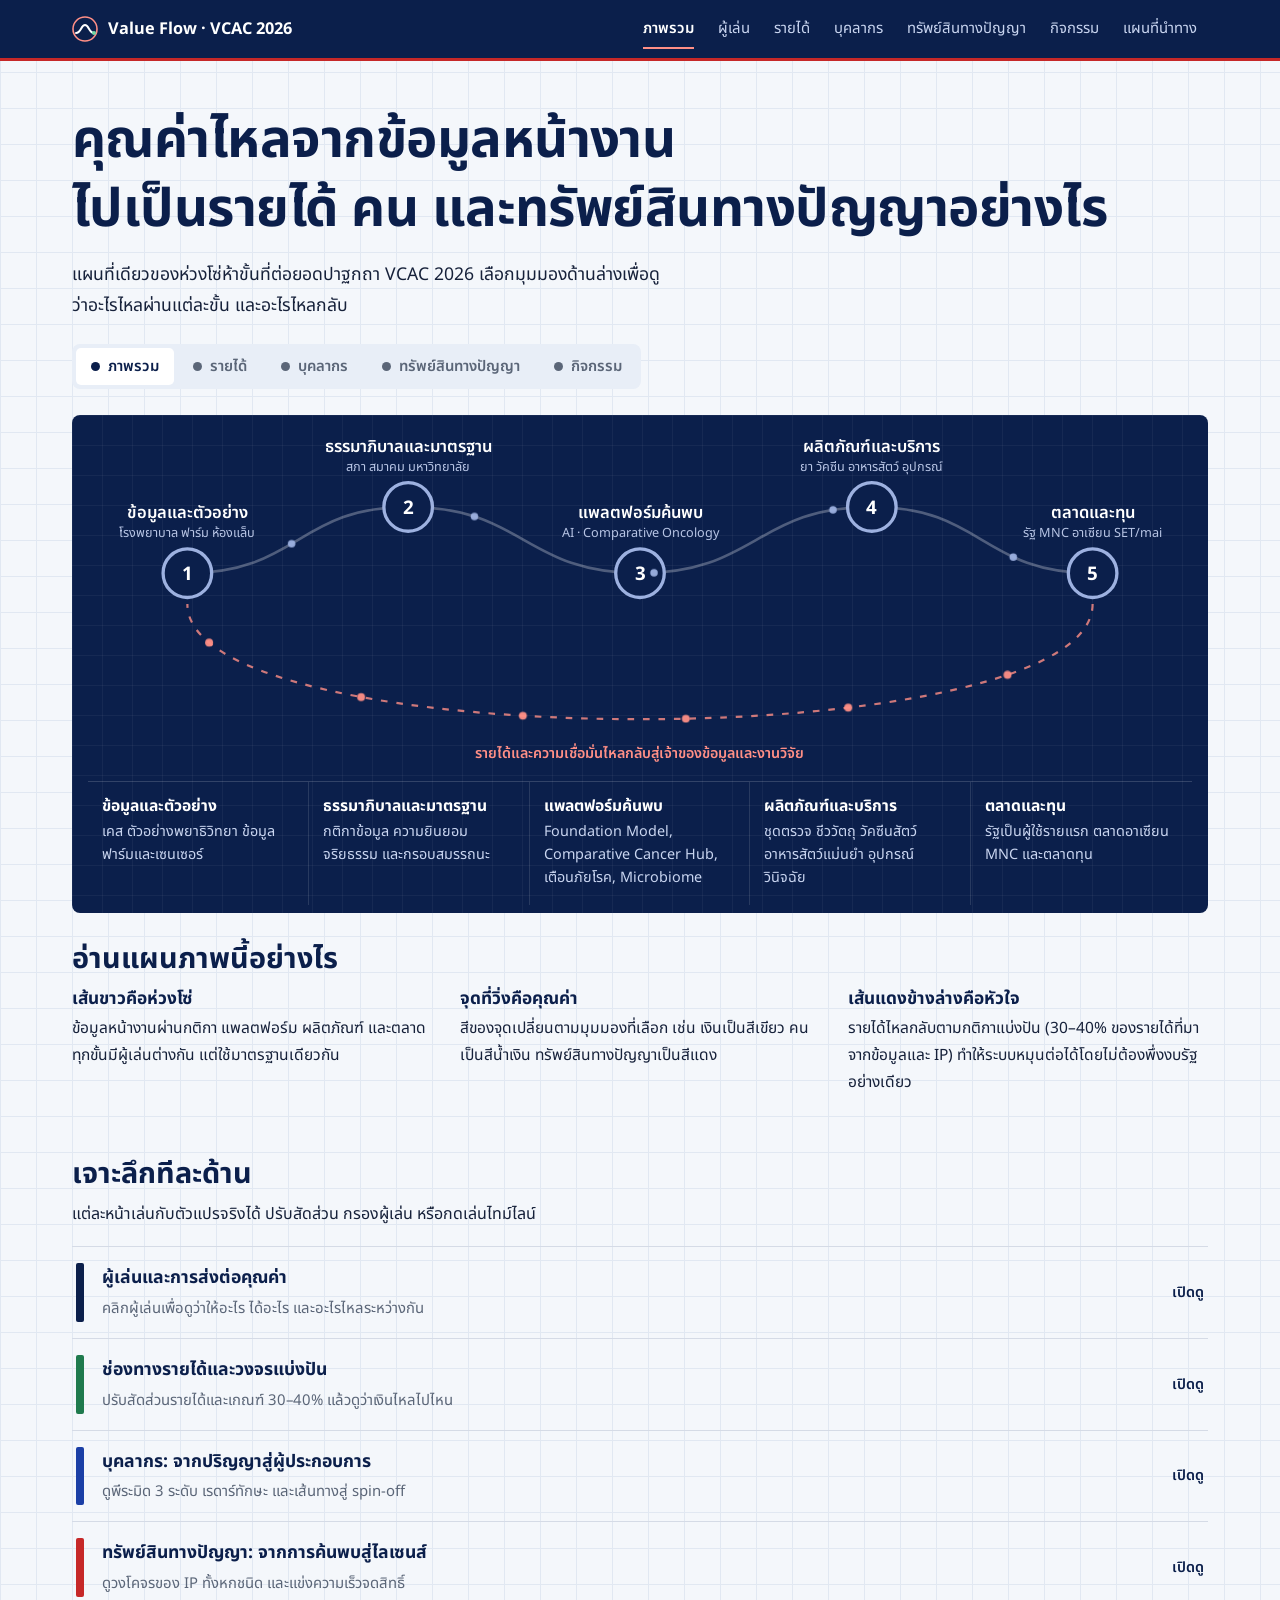
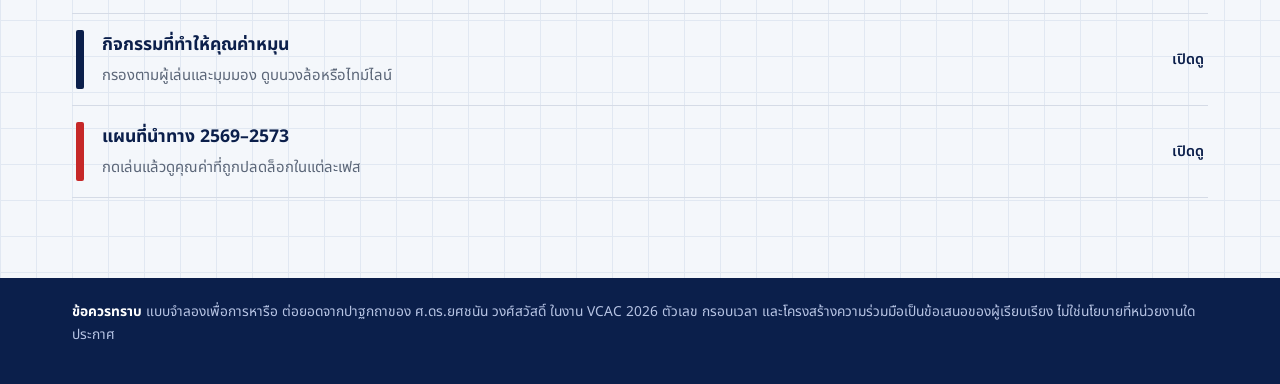
<file: index.html>
<!DOCTYPE html>
<html lang="th">
<head>
<meta charset="utf-8">
<meta name="viewport" content="width=device-width,initial-scale=1">
<meta name="description" content="แบบจำลองเชิงโต้ตอบของการส่งต่อคุณค่า ทั้งรายได้ บุคลากร ทรัพย์สินทางปัญญา และกิจกรรม ต่อยอดปาฐกถา VCAC 2026">
<title>ภาพรวมการไหลของคุณค่า</title>
<link rel="stylesheet" href="assets/css/tokens.css">
<link rel="stylesheet" href="assets/css/base.css">
<link rel="stylesheet" href="assets/css/home.css">
</head>
<body data-page="index">
<header id="site-header"></header>
<main>
  <section class="hero">
    <div class="wrap">
      <h1>คุณค่าไหลจากข้อมูลหน้างาน<br>ไปเป็นรายได้ คน และทรัพย์สินทางปัญญาอย่างไร</h1>
      <p class="lead">แผนที่เดียวของห่วงโซ่ห้าขั้นที่ต่อยอดปาฐกถา VCAC 2026 เลือกมุมมองด้านล่างเพื่อดูว่าอะไรไหลผ่านแต่ละขั้น และอะไรไหลกลับ</p>
      <div class="seg light" id="lens" role="group" aria-label="เลือกมุมมองของคุณค่า"></div>
    </div>
  </section>

  <section class="wrap">
    <div class="dark hero-panel" id="panel">
      <svg id="flow" viewBox="0 78 1000 312" role="img" aria-labelledby="flow-t flow-d">
        <title id="flow-t">แผนภาพการไหลของคุณค่าห้าขั้น</title>
        <desc id="flow-d">จากข้อมูลและตัวอย่าง ผ่านธรรมาภิบาล แพลตฟอร์มค้นพบ ผลิตภัณฑ์ ไปสู่ตลาดและทุน แล้วไหลกลับสู่ต้นทาง</desc>
      </svg>
      <div class="captions" id="captions" aria-live="polite"></div>
    </div>
  </section>

  <section class="section">
    <div class="wrap">
      <h2>อ่านแผนภาพนี้อย่างไร</h2>
      <div class="howto">
        <div><h3>เส้นขาวคือห่วงโซ่</h3><p>ข้อมูลหน้างานผ่านกติกา แพลตฟอร์ม ผลิตภัณฑ์ และตลาด ทุกขั้นมีผู้เล่นต่างกัน แต่ใช้มาตรฐานเดียวกัน</p></div>
        <div><h3>จุดที่วิ่งคือคุณค่า</h3><p>สีของจุดเปลี่ยนตามมุมมองที่เลือก เช่น เงินเป็นสีเขียว คนเป็นสีน้ำเงิน ทรัพย์สินทางปัญญาเป็นสีแดง</p></div>
        <div><h3>เส้นแดงข้างล่างคือหัวใจ</h3><p>รายได้ไหลกลับตามกติกาแบ่งปัน (30–40% ของรายได้ที่มาจากข้อมูลและ IP) ทำให้ระบบหมุนต่อได้โดยไม่ต้องพึ่งงบรัฐอย่างเดียว</p></div>
      </div>
    </div>
  </section>

  <section class="section">
    <div class="wrap">
      <h2>เจาะลึกทีละด้าน</h2>
      <p class="intro">แต่ละหน้าเล่นกับตัวแปรจริงได้ ปรับสัดส่วน กรองผู้เล่น หรือกดเล่นไทม์ไลน์</p>
      <nav class="navrows" id="rows" aria-label="หน้าเนื้อหา"></nav>
    </div>
  </section>
</main>
<footer id="site-footer"></footer>
<script src="assets/js/data.js"></script>
<script src="assets/js/core.js"></script>
<script src="assets/js/pages/index.js"></script>
</body>
</html>
</file>
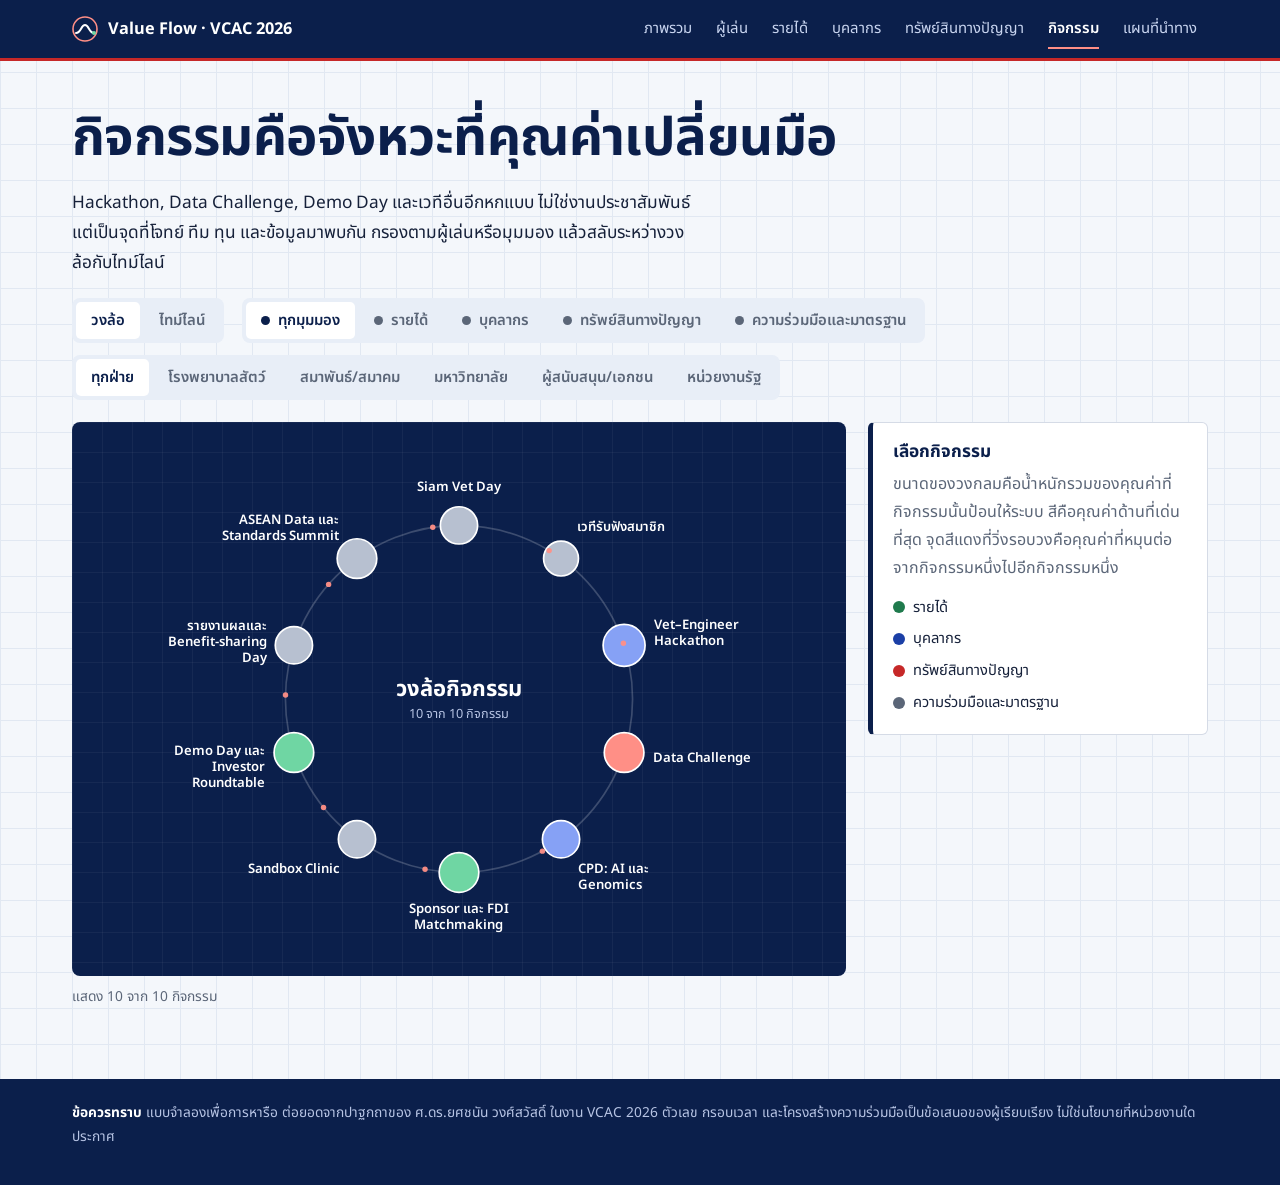
<file: events.html>
<!DOCTYPE html>
<html lang="th">
<head>
<meta charset="utf-8">
<meta name="viewport" content="width=device-width,initial-scale=1">
<meta name="description" content="สิบกิจกรรมที่ทำให้คุณค่าหมุน ดูบนวงล้อหรือไทม์ไลน์ กรองตามผู้เล่นและมุมมอง">
<title>กิจกรรมที่ทำให้คุณค่าหมุน</title>
<link rel="stylesheet" href="assets/css/tokens.css">
<link rel="stylesheet" href="assets/css/base.css">
<link rel="stylesheet" href="assets/css/events.css">
</head>
<body data-page="events">
<header id="site-header"></header>
<main>
  <section class="page-head">
    <div class="wrap">
      <h1>กิจกรรมคือจังหวะที่คุณค่าเปลี่ยนมือ</h1>
      <p class="lead">Hackathon, Data Challenge, Demo Day และเวทีอื่นอีกหกแบบ ไม่ใช่งานประชาสัมพันธ์ แต่เป็นจุดที่โจทย์ ทีม ทุน และข้อมูลมาพบกัน กรองตามผู้เล่นหรือมุมมอง แล้วสลับระหว่างวงล้อกับไทม์ไลน์</p>
      <div class="filters">
        <div class="seg light" id="view" role="group" aria-label="มุมมองการแสดงผล"></div>
        <div class="seg light" id="lens" role="group" aria-label="กรองตามชนิดของคุณค่า"></div>
        <div class="seg light" id="aud" role="group" aria-label="กรองตามผู้เล่น"></div>
      </div>
    </div>
  </section>

  <section class="wrap">
    <div class="split">
      <div id="stage">
        <div class="dark wheel" id="wheelbox">
          <svg id="wheel" viewBox="0 0 900 640" role="img" aria-label="วงล้อสิบกิจกรรม"></svg>
        </div>
        <div class="timeline" id="timeline" hidden></div>
        <p class="small muted" id="count" aria-live="polite" style="margin-top:10px"></p>
      </div>
      <aside class="side" id="evside" aria-live="polite"></aside>
    </div>
  </section>
</main>
<footer id="site-footer"></footer>
<script src="assets/js/data.js"></script>
<script src="assets/js/core.js"></script>
<script src="assets/js/pages/events.js"></script>
</body>
</html>
</file>
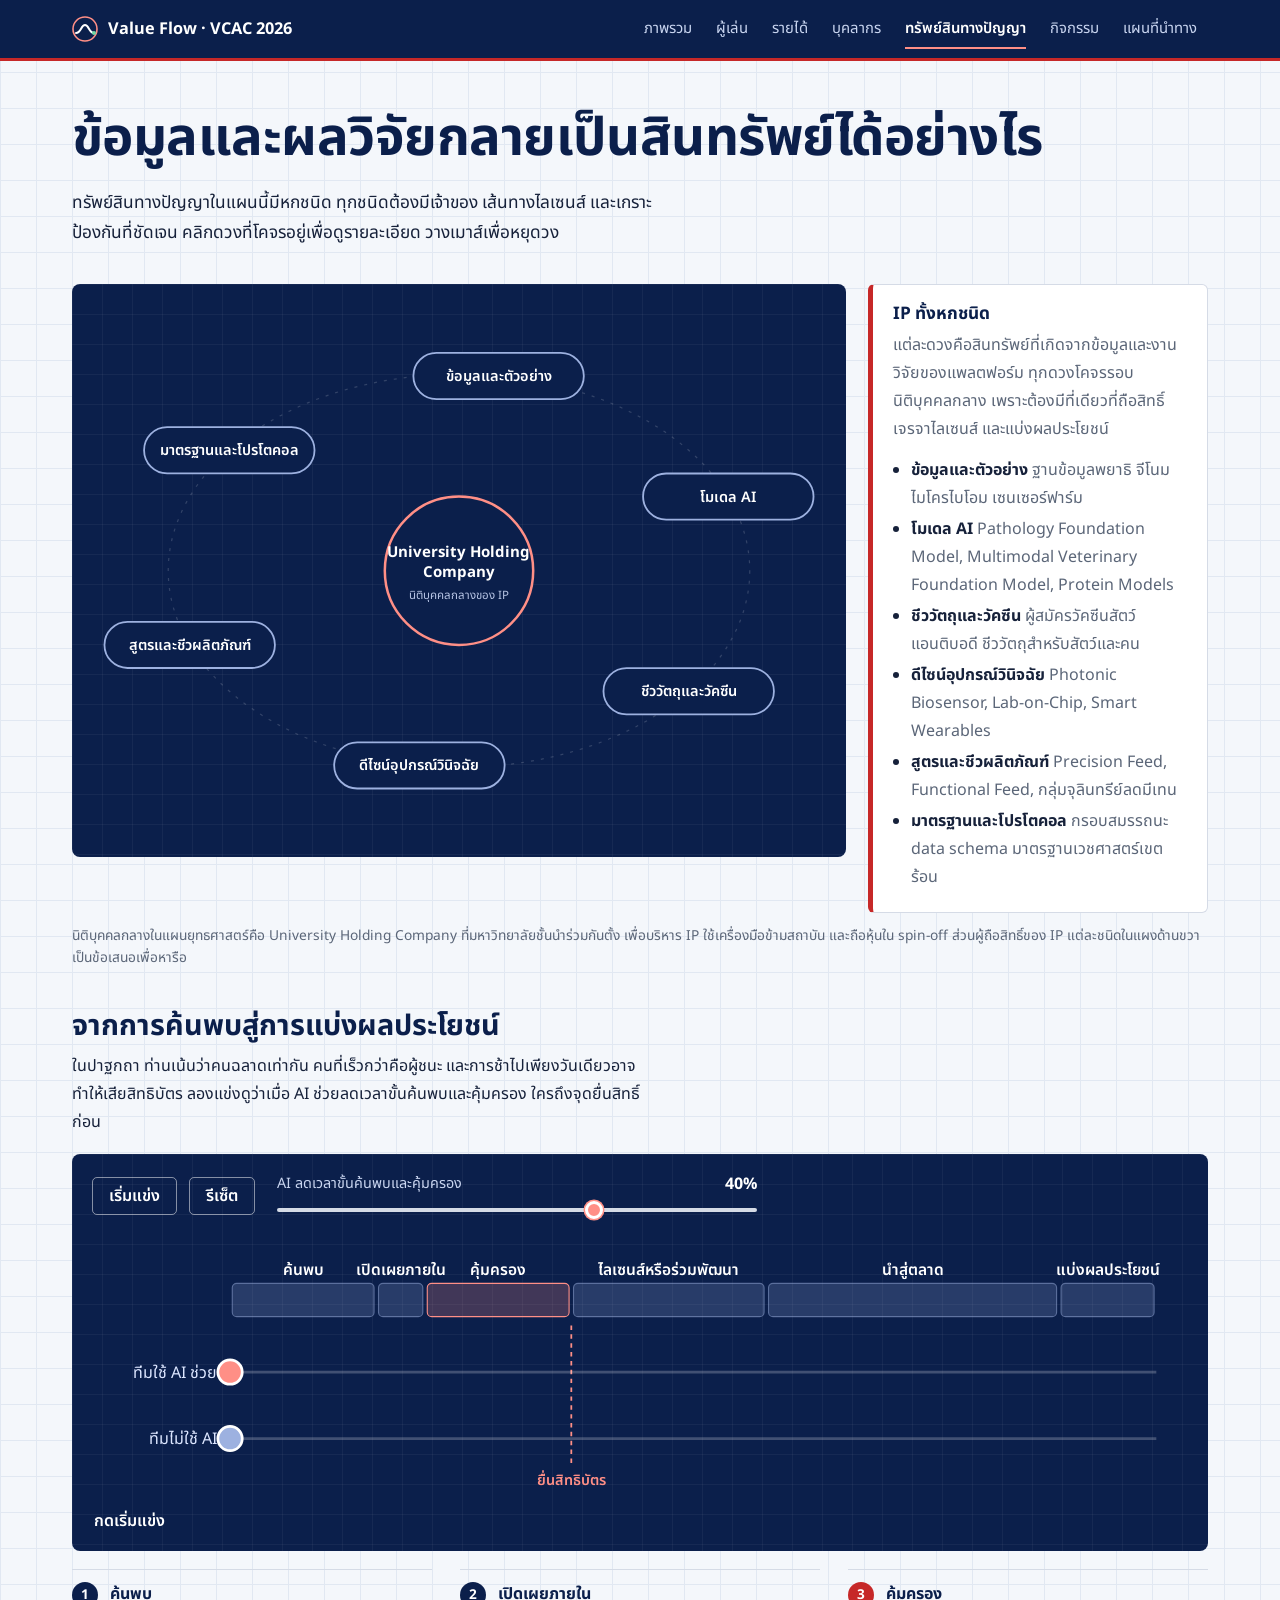
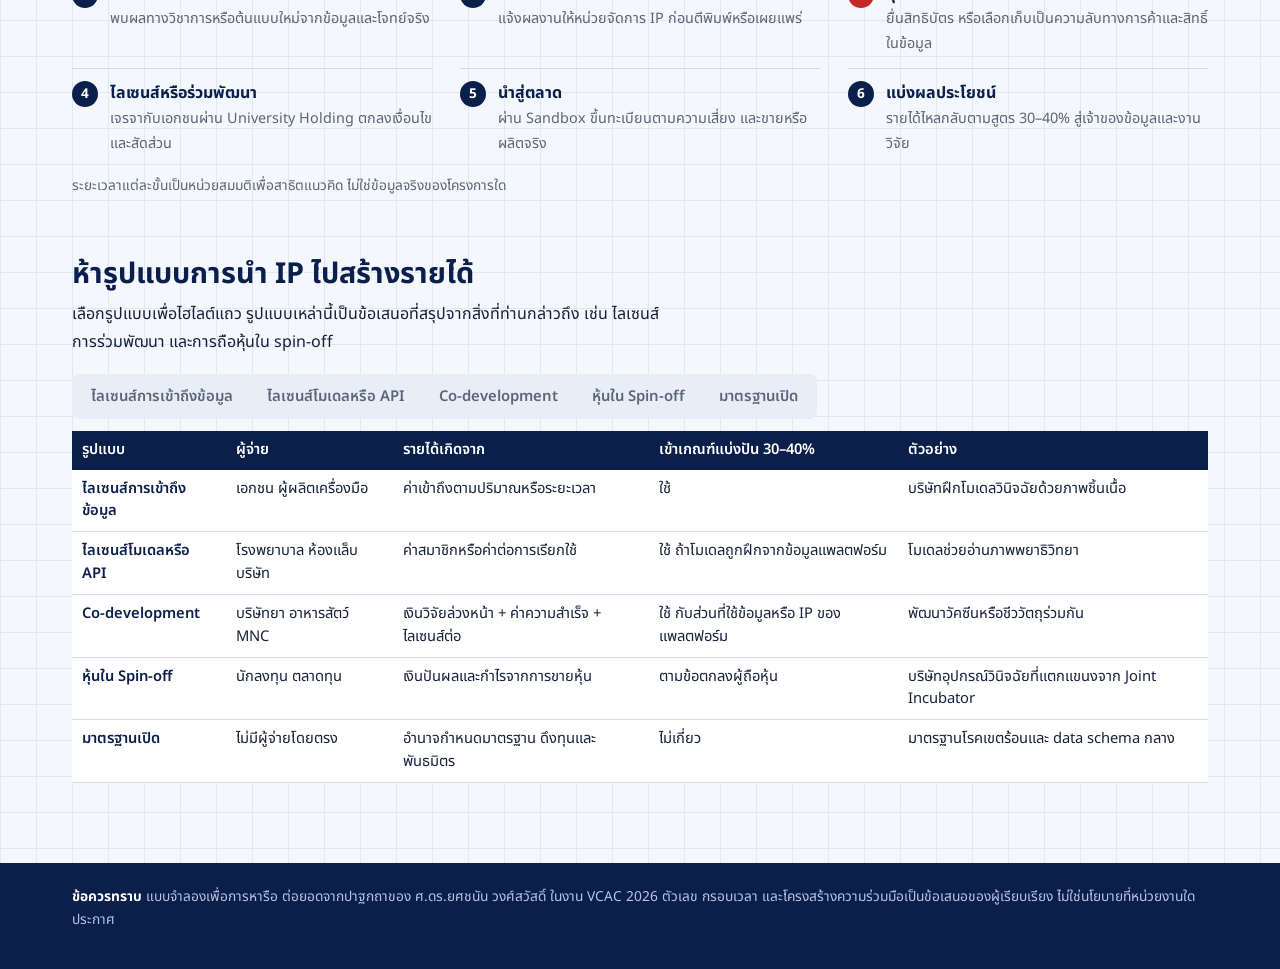
<file: ip.html>
<!DOCTYPE html>
<html lang="th">
<head>
<meta charset="utf-8">
<meta name="viewport" content="width=device-width,initial-scale=1">
<meta name="description" content="ทรัพย์สินทางปัญญาหกชนิดโคจรรอบ University Holding วงจรตั้งแต่ค้นพบถึงแบ่งผลประโยชน์ และแข่งความเร็วจดสิทธิ์">
<title>ทรัพย์สินทางปัญญา: จากการค้นพบสู่ไลเซนส์</title>
<link rel="stylesheet" href="assets/css/tokens.css">
<link rel="stylesheet" href="assets/css/base.css">
<link rel="stylesheet" href="assets/css/ip.css">
</head>
<body data-page="ip">
<header id="site-header"></header>
<main>
  <section class="page-head">
    <div class="wrap">
      <h1>ข้อมูลและผลวิจัยกลายเป็นสินทรัพย์ได้อย่างไร</h1>
      <p class="lead">ทรัพย์สินทางปัญญาในแผนนี้มีหกชนิด ทุกชนิดต้องมีเจ้าของ เส้นทางไลเซนส์ และเกราะป้องกันที่ชัดเจน คลิกดวงที่โคจรอยู่เพื่อดูรายละเอียด วางเมาส์เพื่อหยุดวง</p>
    </div>
  </section>

  <section class="wrap">
    <div class="split">
      <div class="dark orbit">
        <svg id="orbit" viewBox="0 0 760 560" role="img" aria-label="ทรัพย์สินทางปัญญาหกชนิดโคจรรอบนิติบุคคลกลาง"></svg>
      </div>
      <aside class="side" id="ipside" aria-live="polite"></aside>
    </div>
    <p class="small muted" style="margin-top:12px">นิติบุคคลกลางในแผนยุทธศาสตร์คือ University Holding Company ที่มหาวิทยาลัยชั้นนำร่วมกันตั้ง เพื่อบริหาร IP ใช้เครื่องมือข้ามสถาบัน และถือหุ้นใน spin-off ส่วนผู้ถือสิทธิ์ของ IP แต่ละชนิดในแผงด้านขวาเป็นข้อเสนอเพื่อหารือ</p>
  </section>

  <section class="section">
    <div class="wrap">
      <h2>จากการค้นพบสู่การแบ่งผลประโยชน์</h2>
      <p class="intro">ในปาฐกถา ท่านเน้นว่าคนฉลาดเท่ากัน คนที่เร็วกว่าคือผู้ชนะ และการช้าไปเพียงวันเดียวอาจทำให้เสียสิทธิบัตร ลองแข่งดูว่าเมื่อ AI ช่วยลดเวลาขั้นค้นพบและคุ้มครอง ใครถึงจุดยื่นสิทธิ์ก่อน</p>
      <div class="dark racepanel">
        <div class="racebar">
          <button class="btn ghost" id="go" type="button">เริ่มแข่ง</button>
          <button class="btn ghost" id="reset" type="button">รีเซ็ต</button>
          <div class="rs"><label for="cut">AI ลดเวลาขั้นค้นพบและคุ้มครอง</label><output id="cutv">40%</output>
            <input type="range" id="cut" min="0" max="60" step="5" value="40" style="--thumb:var(--red-lt)"></div>
        </div>
        <svg id="race" viewBox="0 0 1000 250" role="img" aria-label="การแข่งความเร็วของสองทีมผ่านหกขั้น"></svg>
        <p class="result" id="result" aria-live="polite">กดเริ่มแข่ง</p>
      </div>
      <ol class="steps" id="steps"></ol>
      <p class="small muted">ระยะเวลาแต่ละขั้นเป็นหน่วยสมมติเพื่อสาธิตแนวคิด ไม่ใช่ข้อมูลจริงของโครงการใด</p>
    </div>
  </section>

  <section class="section">
    <div class="wrap">
      <h2>ห้ารูปแบบการนำ IP ไปสร้างรายได้</h2>
      <p class="intro">เลือกรูปแบบเพื่อไฮไลต์แถว รูปแบบเหล่านี้เป็นข้อเสนอที่สรุปจากสิ่งที่ท่านกล่าวถึง เช่น ไลเซนส์ การร่วมพัฒนา และการถือหุ้นใน spin-off</p>
      <div class="seg light" id="lic" role="group" aria-label="เลือกรูปแบบ"></div>
      <div class="scroll-x" style="margin-top:12px"><table class="t" id="lictable">
        <thead><tr><th>รูปแบบ</th><th>ผู้จ่าย</th><th>รายได้เกิดจาก</th><th>เข้าเกณฑ์แบ่งปัน 30–40%</th><th>ตัวอย่าง</th></tr></thead><tbody></tbody>
      </table></div>
    </div>
  </section>
</main>
<footer id="site-footer"></footer>
<script src="assets/js/data.js"></script>
<script src="assets/js/core.js"></script>
<script src="assets/js/pages/ip.js"></script>
</body>
</html>
</file>
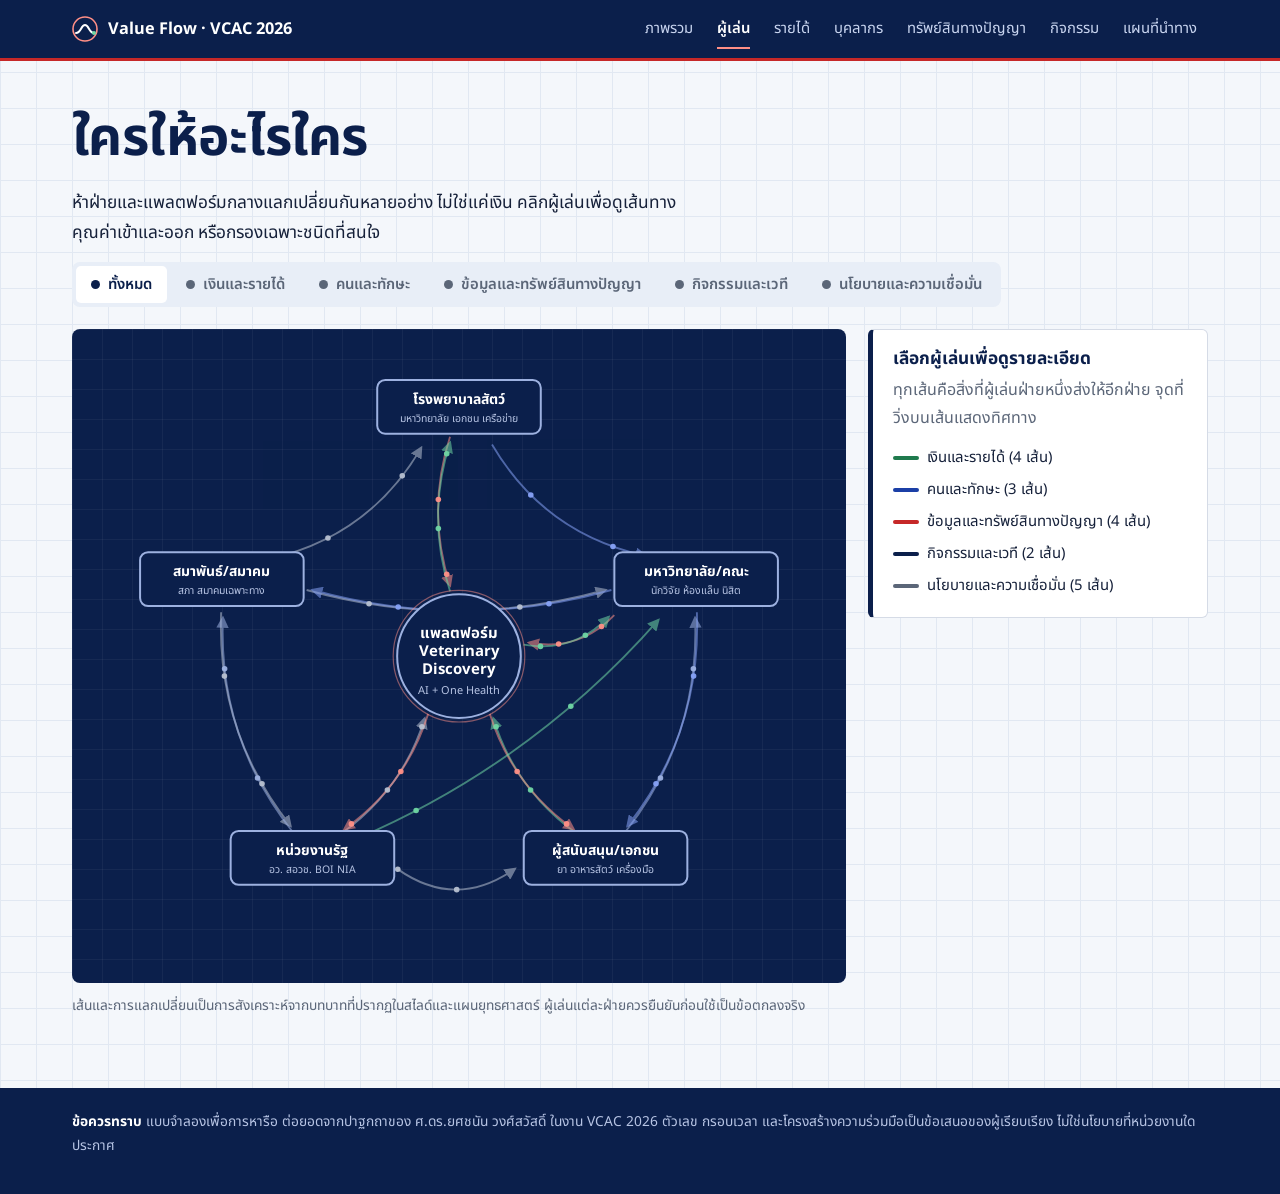
<file: players.html>
<!DOCTYPE html>
<html lang="th">
<head>
<meta charset="utf-8">
<meta name="viewport" content="width=device-width,initial-scale=1">
<meta name="description" content="เครือข่ายผู้เล่นห้าฝ่ายและแพลตฟอร์มกลาง ว่าแต่ละฝ่ายให้อะไรและได้อะไร">
<title>ผู้เล่นและการส่งต่อคุณค่า</title>
<link rel="stylesheet" href="assets/css/tokens.css">
<link rel="stylesheet" href="assets/css/base.css">
<link rel="stylesheet" href="assets/css/players.css">
</head>
<body data-page="players">
<header id="site-header"></header>
<main>
  <section class="page-head">
    <div class="wrap">
      <h1>ใครให้อะไรใคร</h1>
      <p class="lead">ห้าฝ่ายและแพลตฟอร์มกลางแลกเปลี่ยนกันหลายอย่าง ไม่ใช่แค่เงิน คลิกผู้เล่นเพื่อดูเส้นทางคุณค่าเข้าและออก หรือกรองเฉพาะชนิดที่สนใจ</p>
      <div class="seg light" id="types" role="group" aria-label="กรองชนิดของคุณค่า"></div>
    </div>
  </section>
  <section class="wrap">
    <div class="split">
      <div class="dark net">
        <svg id="net" viewBox="0 0 760 640" role="img" aria-label="เครือข่ายการส่งต่อคุณค่าระหว่างผู้เล่น"></svg>
      </div>
      <aside class="side" id="side" aria-live="polite"></aside>
    </div>
    <p class="small muted" style="margin-top:12px">เส้นและการแลกเปลี่ยนเป็นการสังเคราะห์จากบทบาทที่ปรากฏในสไลด์และแผนยุทธศาสตร์ ผู้เล่นแต่ละฝ่ายควรยืนยันก่อนใช้เป็นข้อตกลงจริง</p>
  </section>
</main>
<footer id="site-footer"></footer>
<script src="assets/js/data.js"></script>
<script src="assets/js/core.js"></script>
<script src="assets/js/pages/players.js"></script>
</body>
</html>
</file>
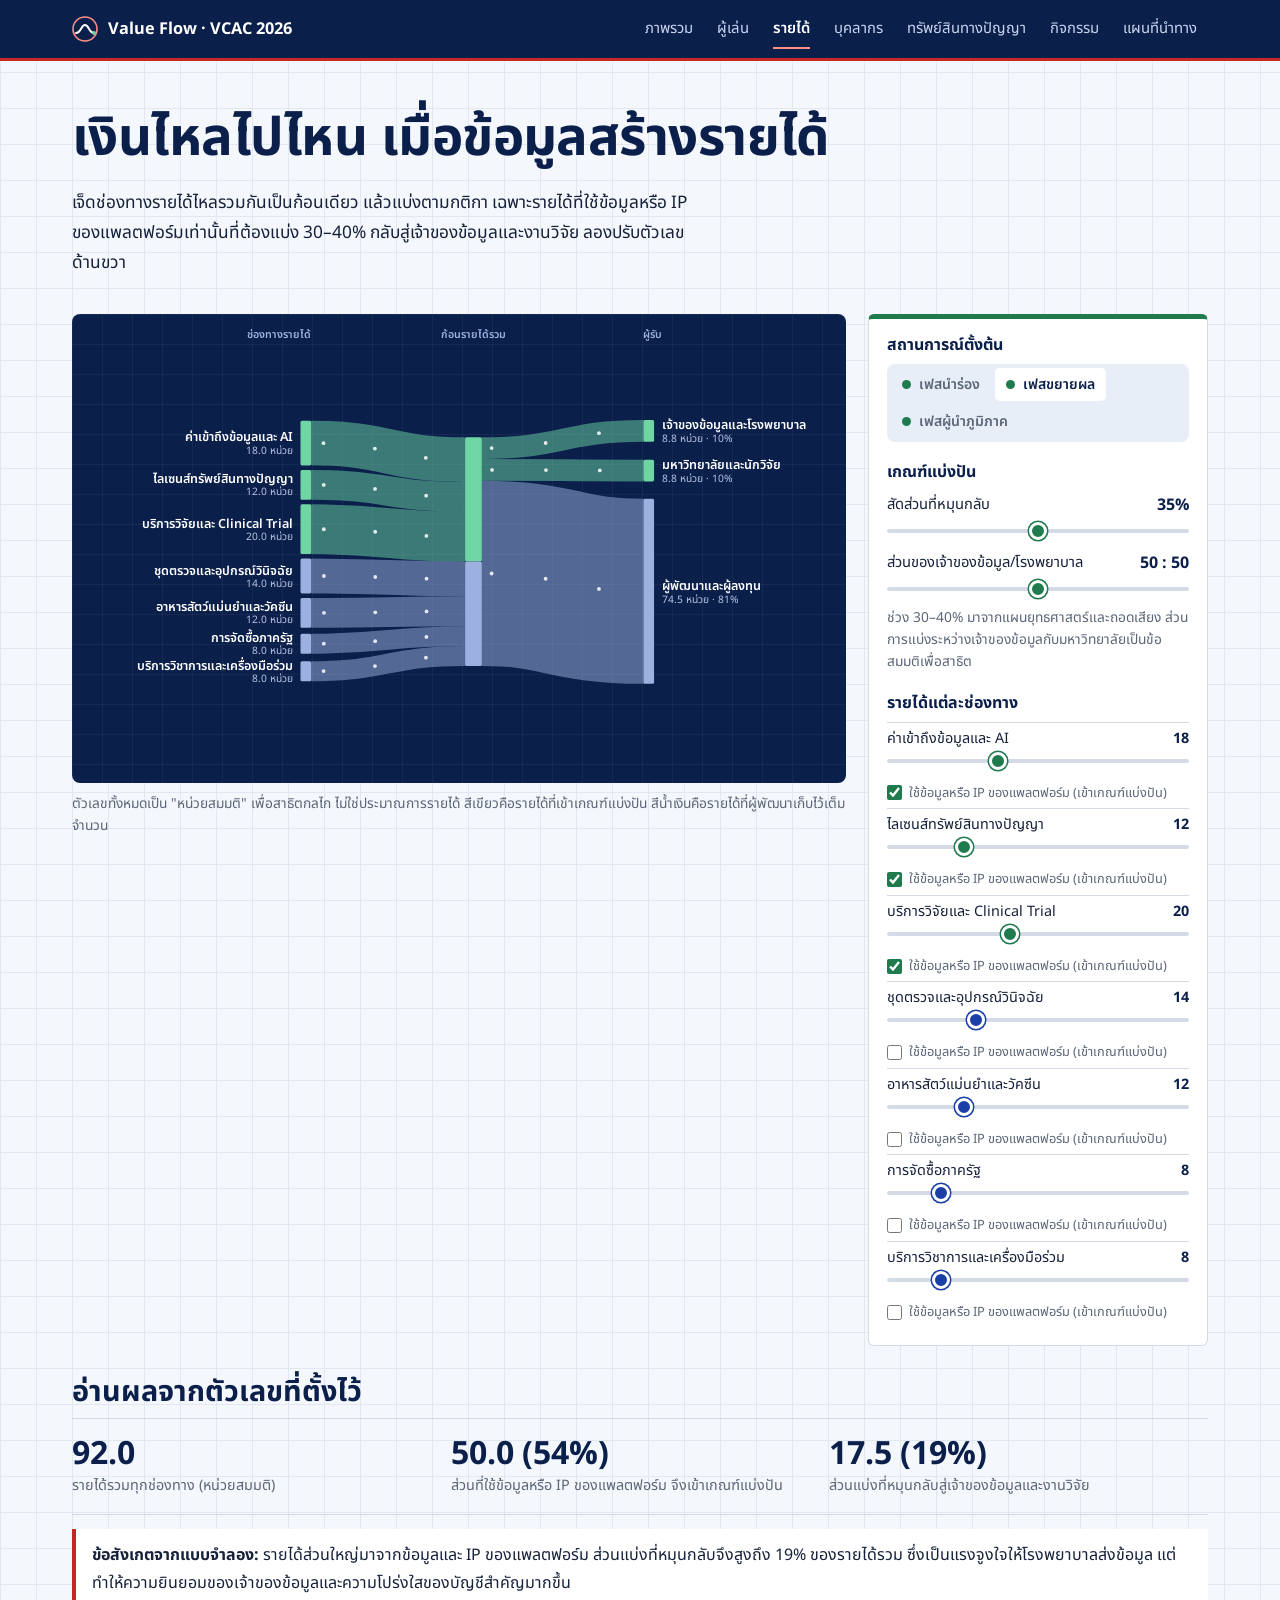
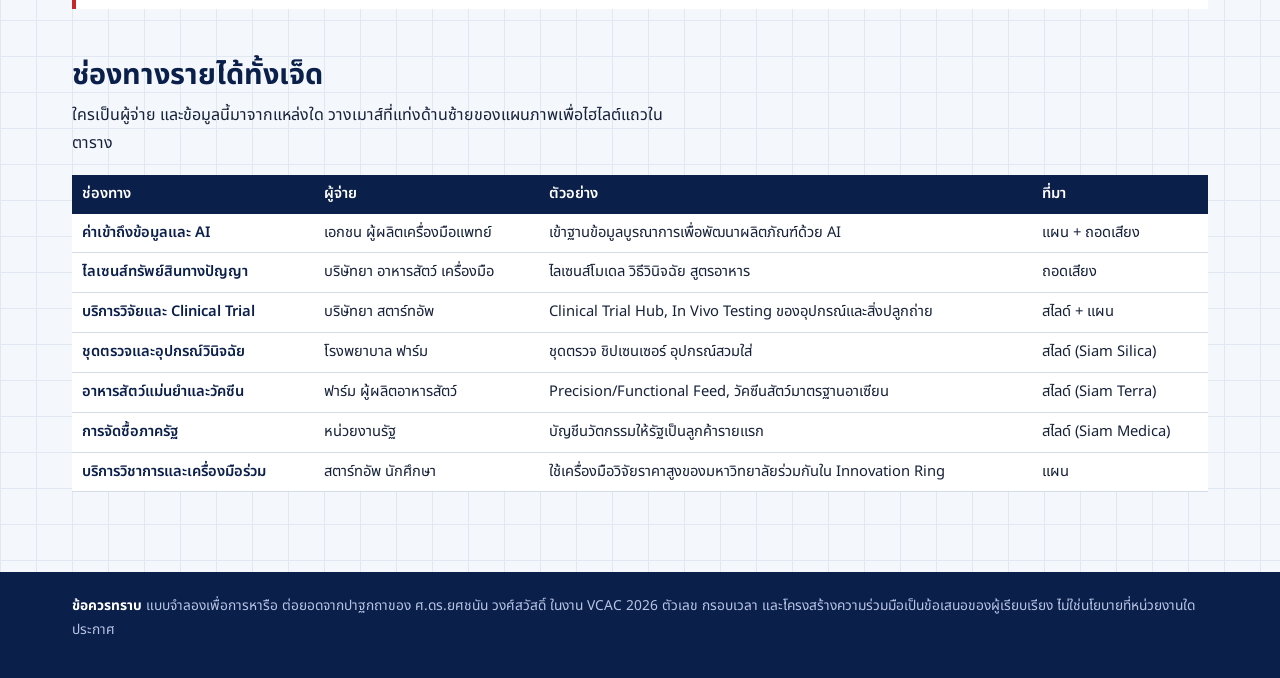
<file: revenue.html>
<!DOCTYPE html>
<html lang="th">
<head>
<meta charset="utf-8">
<meta name="viewport" content="width=device-width,initial-scale=1">
<meta name="description" content="แบบจำลองช่องทางรายได้และวงจรแบ่งปันผลประโยชน์ 30–40% ที่ปรับตัวแปรได้">
<title>ช่องทางรายได้และวงจรแบ่งปัน</title>
<link rel="stylesheet" href="assets/css/tokens.css">
<link rel="stylesheet" href="assets/css/base.css">
<link rel="stylesheet" href="assets/css/revenue.css">
</head>
<body data-page="revenue">
<header id="site-header"></header>
<main>
  <section class="page-head">
    <div class="wrap">
      <h1>เงินไหลไปไหน เมื่อข้อมูลสร้างรายได้</h1>
      <p class="lead">เจ็ดช่องทางรายได้ไหลรวมกันเป็นก้อนเดียว แล้วแบ่งตามกติกา เฉพาะรายได้ที่ใช้ข้อมูลหรือ IP ของแพลตฟอร์มเท่านั้นที่ต้องแบ่ง 30–40% กลับสู่เจ้าของข้อมูลและงานวิจัย ลองปรับตัวเลขด้านขวา</p>
    </div>
  </section>

  <section class="wrap">
    <div class="split">
      <div>
        <div class="dark sankey">
          <svg id="sk" viewBox="0 0 1000 600" role="img" aria-label="แผนภาพการไหลของรายได้จากเจ็ดช่องทางสู่ผู้รับ"></svg>
        </div>
        <p class="small muted note">ตัวเลขทั้งหมดเป็น "หน่วยสมมติ" เพื่อสาธิตกลไก ไม่ใช่ประมาณการรายได้ สีเขียวคือรายได้ที่เข้าเกณฑ์แบ่งปัน สีน้ำเงินคือรายได้ที่ผู้พัฒนาเก็บไว้เต็มจำนวน</p>
      </div>
      <aside class="ctrl" aria-label="ตัวแปรของแบบจำลอง">
        <h3>สถานการณ์ตั้งต้น</h3>
        <div class="seg light" id="presets" role="group" aria-label="สถานการณ์ตั้งต้น"></div>
        <h3 class="gap">เกณฑ์แบ่งปัน</h3>
        <div class="row2">
          <label for="bs">สัดส่วนที่หมุนกลับ</label><output id="bsv"></output>
          <input type="range" id="bs" min="30" max="40" step="1" value="35" style="--thumb:var(--green)">
        </div>
        <div class="row2">
          <label for="split">ส่วนของเจ้าของข้อมูล/โรงพยาบาล</label><output id="spv"></output>
          <input type="range" id="split" min="0" max="100" step="5" value="50" style="--thumb:var(--green)">
        </div>
        <p class="small muted">ช่วง 30–40% มาจากแผนยุทธศาสตร์และถอดเสียง ส่วนการแบ่งระหว่างเจ้าของข้อมูลกับมหาวิทยาลัยเป็นข้อสมมติเพื่อสาธิต</p>
        <h3 class="gap">รายได้แต่ละช่องทาง</h3>
        <div id="sliders"></div>
      </aside>
    </div>
  </section>

  <section class="section">
    <div class="wrap">
      <h2>อ่านผลจากตัวเลขที่ตั้งไว้</h2>
      <div class="read" id="read" aria-live="polite"></div>
    </div>
  </section>

  <section class="section">
    <div class="wrap">
      <h2>ช่องทางรายได้ทั้งเจ็ด</h2>
      <p class="intro">ใครเป็นผู้จ่าย และข้อมูลนี้มาจากแหล่งใด วางเมาส์ที่แท่งด้านซ้ายของแผนภาพเพื่อไฮไลต์แถวในตาราง</p>
      <div class="scroll-x"><table class="t" id="streamtable">
        <thead><tr><th>ช่องทาง</th><th>ผู้จ่าย</th><th>ตัวอย่าง</th><th>ที่มา</th></tr></thead><tbody></tbody>
      </table></div>
    </div>
  </section>
</main>
<footer id="site-footer"></footer>
<script src="assets/js/data.js"></script>
<script src="assets/js/core.js"></script>
<script src="assets/js/pages/revenue.js"></script>
</body>
</html>
</file>
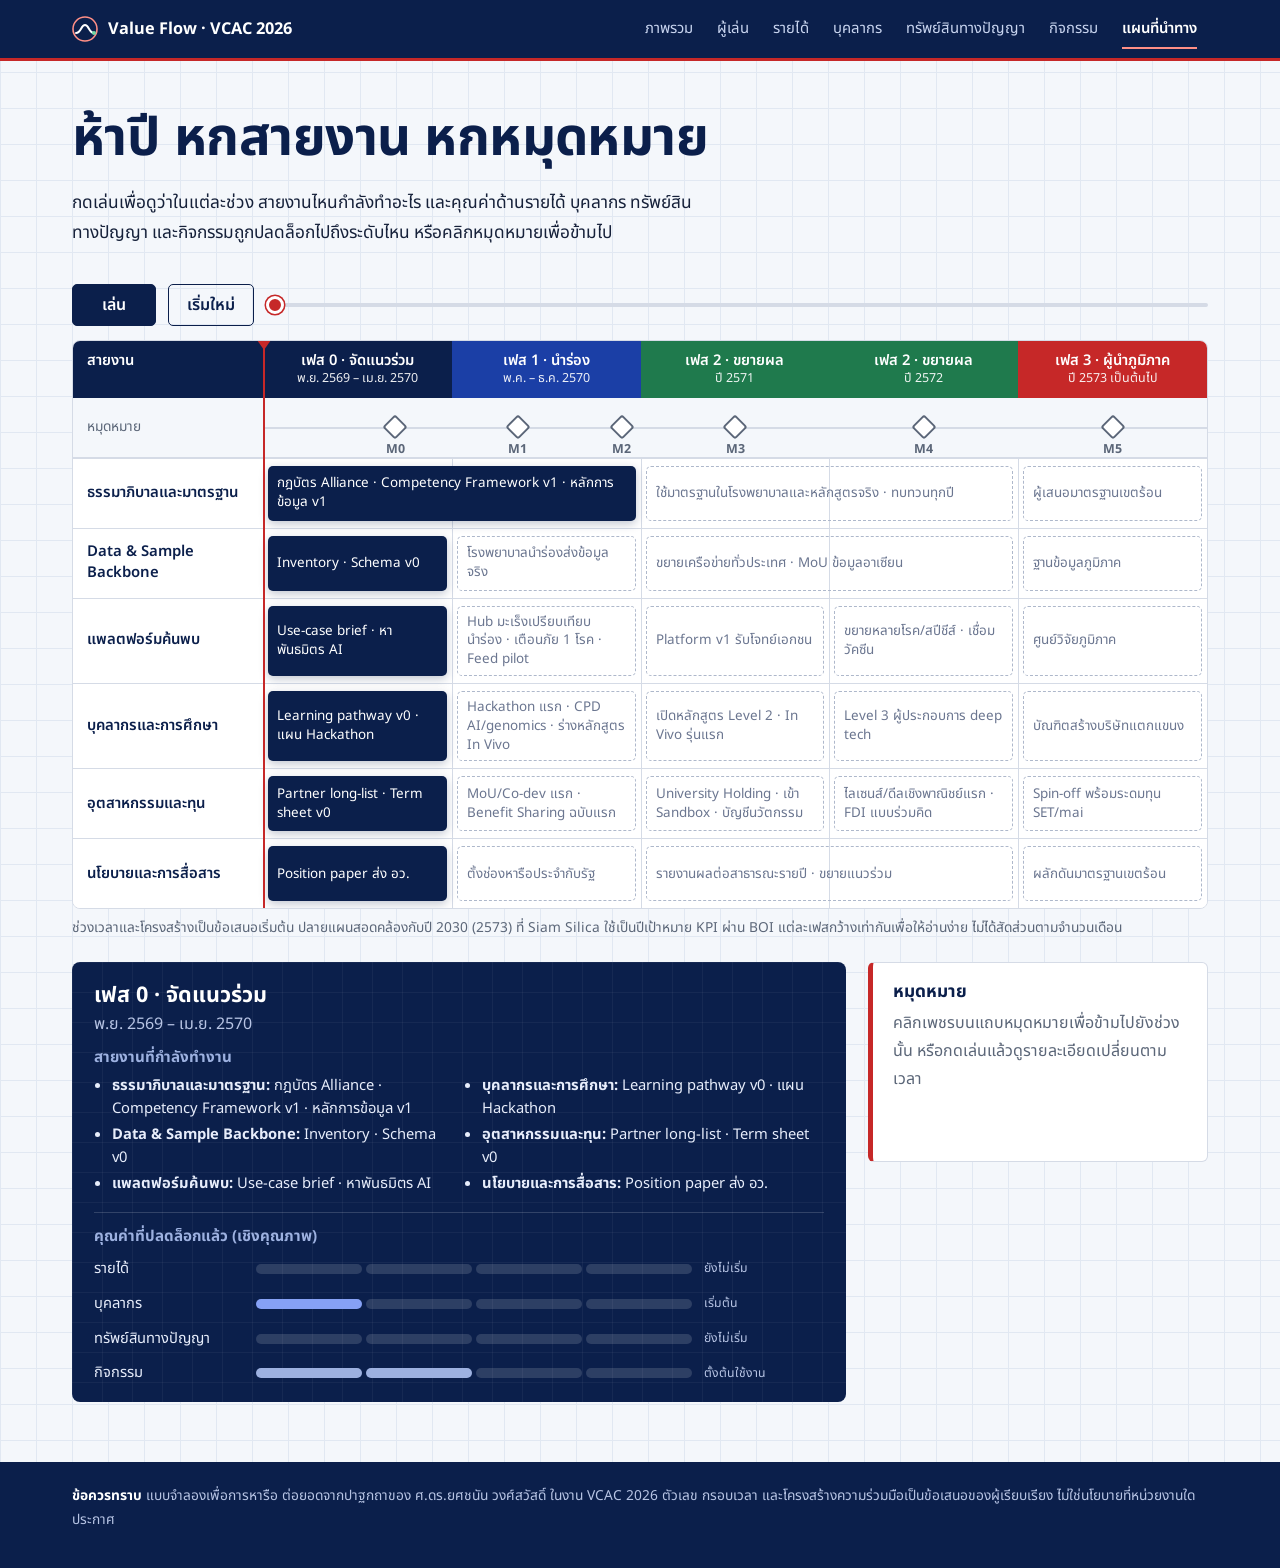
<file: roadmap.html>
<!DOCTYPE html>
<html lang="th">
<head>
<meta charset="utf-8">
<meta name="viewport" content="width=device-width,initial-scale=1">
<meta name="description" content="แผนที่นำทาง 2569–2573 แบบเล่นได้ สี่เฟส หกสายงาน หกหมุดหมาย พร้อมระดับคุณค่าที่ถูกปลดล็อก">
<title>แผนที่นำทาง 2569–2573</title>
<link rel="stylesheet" href="assets/css/tokens.css">
<link rel="stylesheet" href="assets/css/base.css">
<link rel="stylesheet" href="assets/css/roadmap.css">
</head>
<body data-page="roadmap">
<header id="site-header"></header>
<main>
  <section class="page-head">
    <div class="wrap">
      <h1>ห้าปี หกสายงาน หกหมุดหมาย</h1>
      <p class="lead">กดเล่นเพื่อดูว่าในแต่ละช่วง สายงานไหนกำลังทำอะไร และคุณค่าด้านรายได้ บุคลากร ทรัพย์สินทางปัญญา และกิจกรรมถูกปลดล็อกไปถึงระดับไหน หรือคลิกหมุดหมายเพื่อข้ามไป</p>
    </div>
  </section>

  <section class="wrap">
    <div class="ctl">
      <button class="btn" id="play" type="button" aria-pressed="false">เล่น</button>
      <button class="btn ghost" id="reset" type="button">เริ่มใหม่</button>
      <input type="range" id="scrub" min="0" max="1000" value="0" aria-label="เลื่อนตามเวลา" style="--thumb:var(--red)">
    </div>

    <div class="gwrap"><div class="gantt" id="gantt" aria-label="แผนที่นำทางตามสายงานและเฟส"></div></div>
    <p class="small muted" style="margin-top:8px">ช่วงเวลาและโครงสร้างเป็นข้อเสนอเริ่มต้น ปลายแผนสอดคล้องกับปี 2030 (2573) ที่ Siam Silica ใช้เป็นปีเป้าหมาย KPI ผ่าน BOI แต่ละเฟสกว้างเท่ากันเพื่อให้อ่านง่าย ไม่ได้สัดส่วนตามจำนวนเดือน</p>
  </section>

  <section class="wrap now">
    <div class="split">
      <div class="dark nowpanel" id="now" aria-live="polite"></div>
      <aside class="side" id="ms" aria-live="polite"></aside>
    </div>
  </section>
</main>
<footer id="site-footer"></footer>
<script src="assets/js/data.js"></script>
<script src="assets/js/core.js"></script>
<script src="assets/js/pages/roadmap.js"></script>
</body>
</html>
</file>
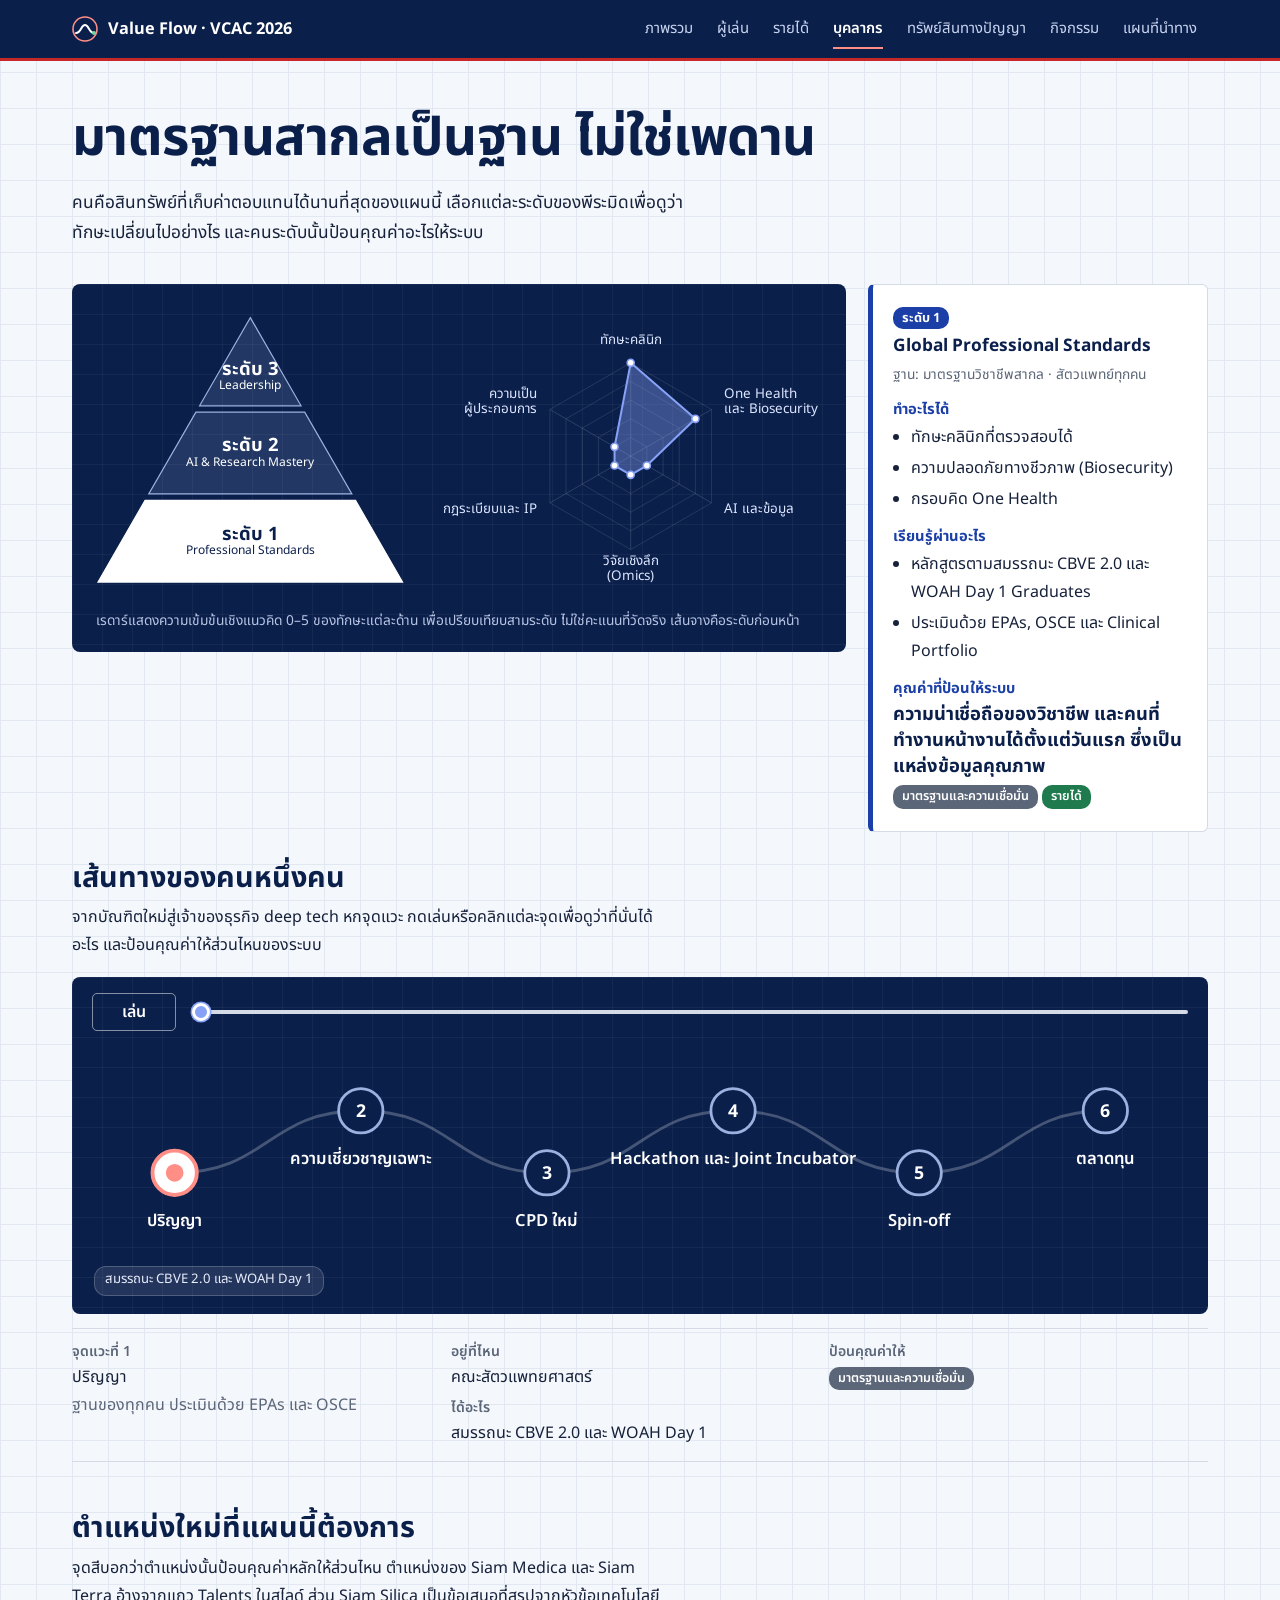
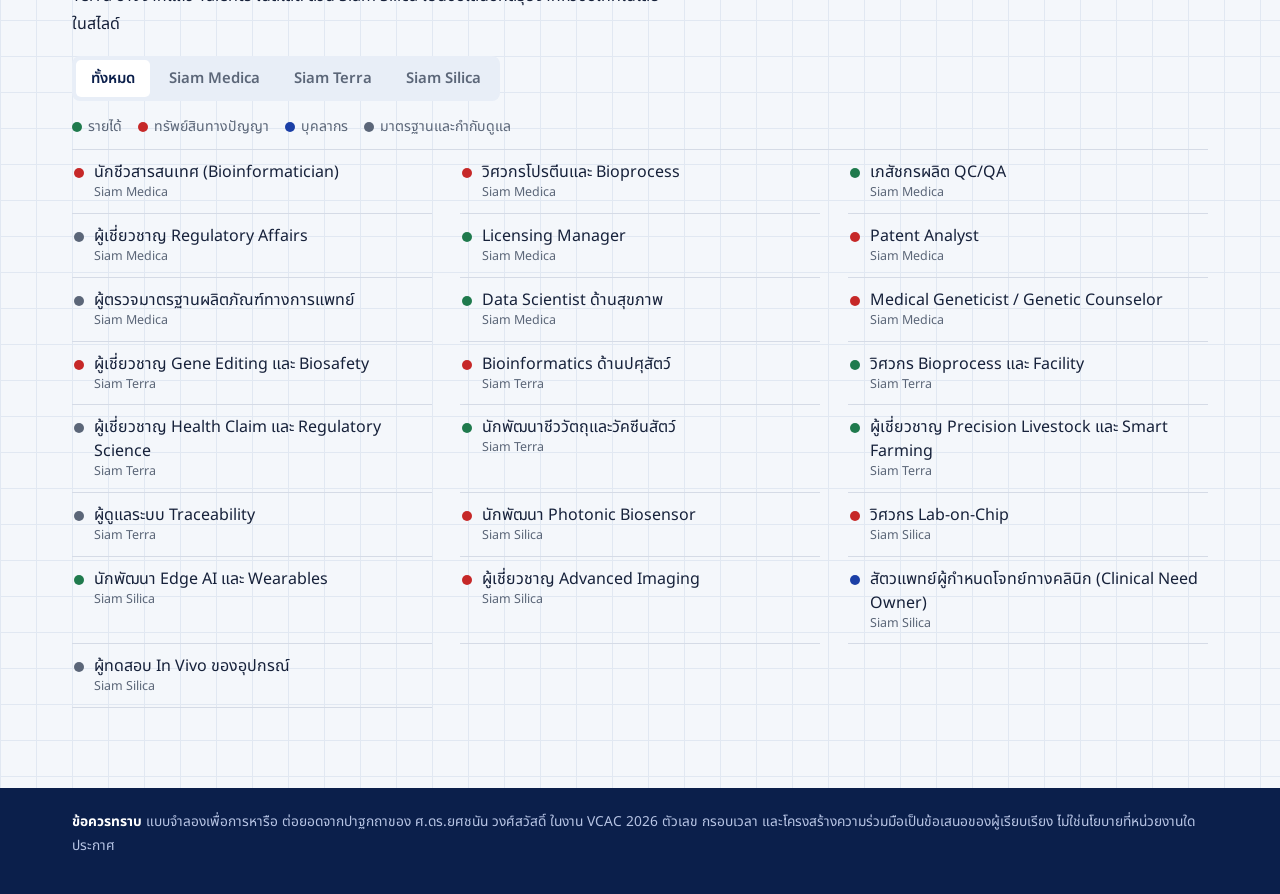
<file: talent.html>
<!DOCTYPE html>
<html lang="th">
<head>
<meta charset="utf-8">
<meta name="viewport" content="width=device-width,initial-scale=1">
<meta name="description" content="พีระมิดความเป็นเลิศ 3 ระดับ เรดาร์ทักษะ เส้นทางจากปริญญาสู่ spin-off และตำแหน่งงานใหม่">
<title>บุคลากร: จากปริญญาสู่ผู้ประกอบการ</title>
<link rel="stylesheet" href="assets/css/tokens.css">
<link rel="stylesheet" href="assets/css/base.css">
<link rel="stylesheet" href="assets/css/talent.css">
</head>
<body data-page="talent">
<header id="site-header"></header>
<main>
  <section class="page-head">
    <div class="wrap">
      <h1>มาตรฐานสากลเป็นฐาน ไม่ใช่เพดาน</h1>
      <p class="lead">คนคือสินทรัพย์ที่เก็บค่าตอบแทนได้นานที่สุดของแผนนี้ เลือกแต่ละระดับของพีระมิดเพื่อดูว่าทักษะเปลี่ยนไปอย่างไร และคนระดับนั้นป้อนคุณค่าอะไรให้ระบบ</p>
    </div>
  </section>

  <section class="wrap">
    <div class="split">
      <div class="dark pyr">
        <div class="pyr-grid">
          <svg id="pyr" viewBox="0 0 420 380" role="img" aria-label="พีระมิดสามระดับ"></svg>
          <svg id="radar" viewBox="0 0 520 400" role="img" aria-label="เรดาร์ทักษะ 6 ด้านของแต่ละระดับ"></svg>
        </div>
        <p class="small muted pad">เรดาร์แสดงความเข้มข้นเชิงแนวคิด 0–5 ของทักษะแต่ละด้าน เพื่อเปรียบเทียบสามระดับ ไม่ใช่คะแนนที่วัดจริง เส้นจางคือระดับก่อนหน้า</p>
      </div>
      <aside class="side" id="lvl" aria-live="polite"></aside>
    </div>
  </section>

  <section class="section">
    <div class="wrap">
      <h2>เส้นทางของคนหนึ่งคน</h2>
      <p class="intro">จากบัณฑิตใหม่สู่เจ้าของธุรกิจ deep tech หกจุดแวะ กดเล่นหรือคลิกแต่ละจุดเพื่อดูว่าที่นั่นได้อะไร และป้อนคุณค่าให้ส่วนไหนของระบบ</p>
      <div class="dark path-panel">
        <div class="path-bar">
          <button class="btn ghost" id="play" type="button" aria-pressed="false">เล่น</button>
          <input type="range" id="step" min="0" max="5" step="1" value="0" aria-label="เลือกจุดแวะ" style="--thumb:var(--blue-lt)">
        </div>
        <svg id="path" viewBox="0 0 1000 210" role="img" aria-label="เส้นทางหกจุดแวะของบุคลากร"></svg>
        <div class="skills" id="skills" aria-live="polite"></div>
      </div>
      <div class="stepinfo" id="stepinfo" aria-live="polite"></div>
    </div>
  </section>

  <section class="section">
    <div class="wrap">
      <h2>ตำแหน่งใหม่ที่แผนนี้ต้องการ</h2>
      <p class="intro">จุดสีบอกว่าตำแหน่งนั้นป้อนคุณค่าหลักให้ส่วนไหน ตำแหน่งของ Siam Medica และ Siam Terra อ้างจากแถว Talents ในสไลด์ ส่วน Siam Silica เป็นข้อเสนอที่สรุปจากหัวข้อเทคโนโลยีในสไลด์</p>
      <div class="seg light" id="flag" role="group" aria-label="กรองตามธง"></div>
      <div class="lenskey" id="lenskey"></div>
      <ul class="roles" id="roles"></ul>
    </div>
  </section>
</main>
<footer id="site-footer"></footer>
<script src="assets/js/data.js"></script>
<script src="assets/js/core.js"></script>
<script src="assets/js/pages/talent.js"></script>
</body>
</html>
</file>
<file: assets/css/tokens.css>
/* ==========================================================
   TOKENS — แก้สีและฟอนต์ที่ไฟล์นี้ที่เดียว (editable template)
   ชุดสีนี้เลือกให้ตรงกับสไลด์ปาฐกถา VCAC 2026
   ========================================================== */
@font-face{font-family:'Noto Sans Thai';src:url('../fonts/NotoSansThai-Regular.ttf') format('truetype');font-weight:400;font-display:swap}
@font-face{font-family:'Noto Sans Thai';src:url('../fonts/NotoSansThai-SemiBold.ttf') format('truetype');font-weight:500 600;font-display:swap}
@font-face{font-family:'Noto Sans Thai';src:url('../fonts/NotoSansThai-Bold.ttf') format('truetype');font-weight:700 900;font-display:swap}

:root{
  /* สีหลัก 4 สี */
  --navy:#0B1F4B;
  --blue:#1B3FA6;
  --green:#1F7A4D;
  --red:#C62828;

  /* สีเดียวกันที่ปรับความสว่าง สำหรับพื้นหลังเข้ม */
  --navy-lt:#9DB1E0;
  --blue-lt:#86A1F5;
  --green-lt:#6FD6A3;
  --red-lt:#FF8F86;

  /* กลาง */
  --ink:#16213A;
  --muted:#5B6678;
  --line:#D5DBE6;
  --paper:#F4F7FB;
  --paper-2:#E8EEF7;
  --white:#FFFFFF;
  --grid:#E1E8F2;

  /* ฟอนต์ */
  --font:'Noto Sans Thai','Noto Sans',system-ui,-apple-system,'Segoe UI',sans-serif;

  /* การจับคู่ "มุมมองคุณค่า" (lens) กับสี */
  --c-revenue:var(--green);   --c-revenue-lt:var(--green-lt);
  --c-talent:var(--blue);     --c-talent-lt:var(--blue-lt);
  --c-ip:var(--red);          --c-ip-lt:var(--red-lt);
  --c-events:var(--navy);     --c-events-lt:var(--navy-lt);
  --c-trust:var(--muted);     --c-trust-lt:#B7C0D0;

  /* ระยะและรัศมี */
  --r:6px;
  --wrap:1180px;
}
</file>
<file: assets/css/base.css>
*{box-sizing:border-box}
html{font-family:var(--font);color:var(--ink);font-size:16px;line-height:1.75;-webkit-text-size-adjust:100%;scroll-behavior:smooth}
body{margin:0;background-color:var(--paper);
  background-image:linear-gradient(var(--grid) 1px,transparent 1px),linear-gradient(90deg,var(--grid) 1px,transparent 1px);
  background-size:36px 36px;min-height:100vh;display:flex;flex-direction:column}
main{flex:1}
h1,h2,h3,h4{margin:0;color:var(--navy);line-height:1.3;font-weight:700}
h1{font-size:clamp(1.9rem,4.6vw,3.3rem);letter-spacing:-.01em}
h2{font-size:clamp(1.35rem,2.6vw,1.8rem)}
h3{font-size:1.08rem}
p{margin:0 0 .8em}
a{color:var(--blue)}
svg text{font-family:var(--font)}
button{font-family:inherit;font-size:inherit;cursor:pointer}
:focus-visible{outline:2.5px solid var(--red);outline-offset:3px;border-radius:3px}
svg [tabindex]:focus:not(:focus-visible){outline:none}
svg [tabindex]:focus-visible{outline:2.5px solid var(--red-lt);outline-offset:4px}
.wrap{max-width:var(--wrap);margin:0 auto;padding:0 22px}
.sr{position:absolute;width:1px;height:1px;overflow:hidden;clip:rect(0 0 0 0)}
.muted{color:var(--muted)}
.small{font-size:.86rem;line-height:1.6}

/* ---------- header ---------- */
.site-header{position:sticky;top:0;z-index:50;background:var(--navy);color:#fff;border-bottom:3px solid var(--red)}
.site-header .wrap{display:flex;align-items:center;gap:20px;min-height:58px}
.brand{font-weight:700;color:#fff;text-decoration:none;font-size:1.02rem;white-space:nowrap;display:flex;align-items:center;gap:10px}
.brand svg{width:26px;height:26px;flex:none}
.site-nav{display:flex;gap:2px;margin-left:auto;flex-wrap:wrap;justify-content:flex-end}
.site-nav a{color:#C9D5F0;text-decoration:none;padding:6px 11px;border-radius:4px;font-size:.93rem;position:relative}
.site-nav a:hover{color:#fff;background:rgba(255,255,255,.08)}
.site-nav a[aria-current="page"]{color:#fff;font-weight:600}
.site-nav a[aria-current="page"]::after{content:"";position:absolute;left:11px;right:11px;bottom:-1px;height:2px;background:var(--red-lt)}
.menu-btn{display:none;margin-left:auto;background:none;border:1px solid rgba(255,255,255,.35);color:#fff;border-radius:4px;padding:5px 11px}
@media (max-width:860px){
  .menu-btn{display:block}
  .site-nav{display:none;position:absolute;left:0;right:0;top:58px;background:var(--navy);flex-direction:column;padding:8px 18px 14px;border-bottom:3px solid var(--red);margin:0}
  .site-nav.open{display:flex}
  .site-nav a{padding:11px 6px;font-size:1rem}
  .site-nav a[aria-current="page"]::after{display:none}
}

/* ---------- page head ---------- */
.page-head{padding:44px 0 22px}
.page-head p.lead{max-width:62ch;font-size:1.08rem;color:var(--ink);margin-top:14px}
.page-head .crumb{font-size:.9rem;color:var(--muted);margin-bottom:10px}
.section{padding:28px 0 20px}
.section>.wrap>h2{margin-bottom:6px}
.section .intro{max-width:66ch;color:var(--ink);margin-bottom:18px}
.rule{border:0;border-top:1px solid var(--line);margin:34px 0 0}

/* ---------- diagram panel ---------- */
.dark{background:var(--navy);color:#E7EDFB;border-radius:8px;position:relative;overflow:hidden;
  background-image:linear-gradient(rgba(255,255,255,.045) 1px,transparent 1px),linear-gradient(90deg,rgba(255,255,255,.045) 1px,transparent 1px);background-size:30px 30px}
.dark h2,.dark h3,.dark h4{color:#fff}
.dark .muted{color:#B7C4E4}
.dark svg{display:block;width:100%;height:auto}

/* ---------- controls ---------- */
.seg{display:inline-flex;flex-wrap:wrap;gap:4px;padding:4px;background:rgba(255,255,255,.08);border-radius:8px}
.seg.light{background:var(--paper-2)}
.seg button{border:0;background:transparent;color:#C9D5F0;padding:7px 15px;border-radius:5px;font-weight:600;font-size:.93rem;display:flex;align-items:center;gap:8px}
.seg.light button{color:var(--muted)}
.seg button i{width:9px;height:9px;border-radius:50%;background:currentColor;display:inline-block}
.seg button:hover{color:#fff}
.seg.light button:hover{color:var(--navy)}
.seg button[aria-pressed="true"]{background:#fff;color:var(--navy)}
.seg button[aria-pressed="true"] i{background:var(--dot,var(--navy))}
.btn{border:1.5px solid var(--navy);background:var(--navy);color:#fff;padding:8px 18px;border-radius:5px;font-weight:600}
.btn:hover{background:var(--blue);border-color:var(--blue)}
.btn.ghost{background:transparent;color:var(--navy)}
.btn.ghost:hover{background:var(--navy);color:#fff}
.dark .btn.ghost{color:#fff;border-color:rgba(255,255,255,.5)}
.dark .btn.ghost:hover{background:#fff;color:var(--navy)}

input[type=range]{-webkit-appearance:none;appearance:none;width:100%;height:24px;background:transparent;margin:0}
input[type=range]::-webkit-slider-runnable-track{height:4px;background:var(--line);border-radius:2px}
input[type=range]::-moz-range-track{height:4px;background:var(--line);border-radius:2px}
input[type=range]::-webkit-slider-thumb{-webkit-appearance:none;width:18px;height:18px;border-radius:50%;background:var(--thumb,var(--navy));border:3px solid #fff;box-shadow:0 0 0 1.5px var(--thumb,var(--navy));margin-top:-7px}
input[type=range]::-moz-range-thumb{width:14px;height:14px;border-radius:50%;background:var(--thumb,var(--navy));border:3px solid #fff;box-shadow:0 0 0 1.5px var(--thumb,var(--navy))}

/* ---------- layout helpers ---------- */
.split{display:grid;grid-template-columns:minmax(0,1fr) 340px;gap:22px;align-items:start}
@media (max-width:980px){.split{grid-template-columns:1fr}}
.side{background:var(--white);border:1px solid var(--line);border-left:5px solid var(--accent,var(--navy));border-radius:var(--r);padding:18px 20px;min-height:200px}
.side h3{margin-bottom:6px}
.side h4{font-size:.92rem;margin:14px 0 4px;color:var(--accent,var(--navy))}
.side ul{margin:0;padding-left:18px}
.side li{margin-bottom:3px}
.tag{display:inline-block;font-size:.78rem;font-weight:600;padding:1px 9px;border-radius:10px;color:#fff;background:var(--navy);margin:0 4px 4px 0;line-height:1.7}
.tag.revenue{background:var(--c-revenue)}.tag.talent{background:var(--c-talent)}.tag.ip{background:var(--c-ip)}.tag.events{background:var(--c-events)}.tag.trust{background:var(--c-trust)}
.tag.line{background:transparent;color:var(--muted);border:1px solid var(--line)}

/* open rows (not cards) */
.rows{border-top:1px solid var(--line)}
.rows>*{border-bottom:1px solid var(--line);padding:12px 4px}
.navrows a{display:grid;grid-template-columns:8px 1fr auto;gap:18px;align-items:center;text-decoration:none;color:var(--ink);padding:16px 4px;border-bottom:1px solid var(--line);transition:background .2s,padding .2s}
.navrows a:first-child{border-top:1px solid var(--line)}
.navrows a:hover{background:rgba(255,255,255,.7);padding-left:12px}
.navrows .bar{align-self:stretch;background:var(--bar,var(--navy));border-radius:2px}
.navrows strong{display:block;color:var(--navy);font-size:1.1rem}
.navrows span.d{color:var(--muted);font-size:.93rem}
.navrows .go{color:var(--navy);font-weight:600;font-size:.9rem}

table.t{width:100%;border-collapse:collapse;font-size:.92rem;line-height:1.55;background:var(--white)}
table.t th{background:var(--navy);color:#fff;text-align:left;padding:8px 10px;font-weight:600}
table.t td{border-bottom:1px solid var(--line);padding:8px 10px;vertical-align:top}
.scroll-x{overflow-x:auto}

/* ---------- footer ---------- */
.site-footer{margin-top:60px;background:var(--navy);color:#B7C4E4;font-size:.86rem;line-height:1.7}
.site-footer .wrap{padding-top:22px;padding-bottom:26px}
.site-footer a{color:#DCE6FF}
.site-footer strong{color:#fff}

/* ---------- motion ---------- */
@keyframes dash{to{stroke-dashoffset:-28}}
.flowline{stroke-dasharray:6 8;animation:dash 1.1s linear infinite}
@keyframes fadein{from{opacity:0}to{opacity:1}}
.swap{animation:fadein .35s ease}
@media (prefers-reduced-motion:reduce){
  .flowline{animation:none}
  .swap{animation:none}
  html{scroll-behavior:auto}
}

/* ---------- มือถือ: แผนภาพเลื่อนแนวนอนแทนการย่อจนอ่านไม่ออก ---------- */
@media (max-width:700px){
  .dark{overflow-x:auto;-webkit-overflow-scrolling:touch}
  .dark svg{min-width:700px}
  .dark.pyr svg{min-width:0}
  .dark:has(svg):not(.pyr)::after{content:"เลื่อนซ้าย–ขวาเพื่อดูแผนภาพทั้งหมด";display:block;font-size:.78rem;color:#9DB1E0;padding:2px 14px 10px}
}
.split>*{min-width:0}
</file>
<file: assets/css/home.css>
.hero{padding:46px 0 26px}
.hero h1{max-width:22em}
.hero .lead{max-width:60ch;font-size:1.1rem;margin:16px 0 22px}
.hero-panel{padding:18px 16px 8px}
.hero-panel svg{max-height:430px}
.captions{display:grid;grid-template-columns:repeat(5,1fr);gap:0;border-top:1px solid rgba(255,255,255,.16);margin-top:4px}
.captions .cap{padding:14px 14px 16px;border-right:1px solid rgba(255,255,255,.12);transition:background .25s}
.captions .cap:last-child{border-right:0}
.captions .cap.on{background:rgba(255,255,255,.07)}
.captions h4{font-size:.98rem;margin-bottom:3px}
.captions p{font-size:.9rem;line-height:1.6;color:#C9D5F0;margin:0}
@media (max-width:900px){
  .captions{grid-template-columns:1fr}
  .captions .cap{border-right:0;border-bottom:1px solid rgba(255,255,255,.12)}
}
.howto{display:grid;grid-template-columns:repeat(3,1fr);gap:28px;margin-top:10px}
.howto h3{margin-bottom:4px}
.howto p{color:var(--ink);font-size:.97rem}
@media (max-width:860px){.howto{grid-template-columns:1fr;gap:6px}}

/* hero svg */
#flow .node{cursor:pointer}
#flow .node circle.ring{transition:stroke .3s,r .25s}
#flow .node:hover circle.ring,#flow .node:focus-visible circle.ring,#flow .node.on circle.ring{r:27}
#flow .lbl{fill:#fff;font-weight:600;font-size:15px}
#flow .sub{fill:#B7C4E4;font-size:11.5px}
#flow .base{fill:none;stroke:rgba(255,255,255,.28);stroke-width:2.4}
#flow .loop{fill:none;stroke:var(--red-lt);stroke-width:2;opacity:.8}
#flow .looplbl{fill:var(--red-lt);font-size:13px;font-weight:600;text-anchor:middle}
.draw-in{stroke-dasharray:var(--len);stroke-dashoffset:var(--len);animation:drawin 1.6s .15s cubic-bezier(.2,.7,.2,1) forwards}
@keyframes drawin{to{stroke-dashoffset:0}}
.pop{opacity:0;animation:popin .5s ease forwards}
@keyframes popin{from{opacity:0;transform:scale(.6)}to{opacity:1;transform:scale(1)}}
#flow .pop{transform-box:fill-box;transform-origin:center}
@media (prefers-reduced-motion:reduce){
  .draw-in{animation:none;stroke-dashoffset:0}
  .pop{animation:none;opacity:1}
}
</file>
<file: assets/css/events.css>
.filters{display:flex;gap:12px 18px;flex-wrap:wrap;margin-top:20px;align-items:center}
.wheel{padding:6px}
.wheel svg{max-height:660px}
#wheel .ringline{fill:none;stroke:rgba(255,255,255,.2);stroke-width:2}
#wheel .ev{cursor:pointer;transition:opacity .3s}
#wheel .ev circle.b{stroke:#fff;stroke-width:2;transition:stroke-width .2s}
#wheel .ev:hover circle.b,#wheel .ev:focus-visible circle.b{stroke-width:4}
#wheel .ev.sel circle.b{stroke:var(--red-lt);stroke-width:5}
#wheel .ev.dim{opacity:.18}
#wheel .ev text.l{fill:#fff;font-size:15.5px;font-weight:600}
#wheel .ev text.n{fill:#fff;font-size:15px;font-weight:700;pointer-events:none}
#wheel .hub text{fill:#fff;text-anchor:middle}
#wheel .hub .h1{font-size:26px;font-weight:700}
#wheel .hub .h2{font-size:15px;fill:#B7C4E4}

.timeline{background:var(--white);border:1px solid var(--line);border-radius:8px;overflow:hidden}
.tl-head,.tl-row{display:grid;grid-template-columns:220px repeat(5,1fr);align-items:stretch}
.tl-head div{padding:10px 8px;color:#fff;text-align:center;font-weight:600;font-size:.85rem;line-height:1.35}
.tl-head div small{display:block;font-weight:400;opacity:.9;font-size:.76rem}
.tl-head div:first-child{background:var(--navy);text-align:left;padding-left:14px}
.tl-row{border-top:1px solid var(--line);cursor:pointer;transition:opacity .3s,background .2s}
.tl-row:hover{background:var(--paper)}
.tl-row.sel{background:#FCEDEC}
.tl-row.dim{opacity:.25}
.tl-row .nm{padding:9px 10px 9px 14px;font-weight:600;color:var(--navy);line-height:1.4;font-size:.93rem}
.tl-row .nm small{display:block;font-weight:400;color:var(--muted);font-size:.78rem}
.tl-row .cell{border-left:1px solid var(--line);display:flex;align-items:center;padding:0 5px}
.tl-row .cell i{display:block;height:14px;width:100%;border-radius:7px;background:var(--bc);transform-origin:left;animation:grow .6s ease both}
@keyframes grow{from{transform:scaleX(0)}to{transform:scaleX(1)}}
@media (max-width:760px){.timeline{overflow-x:auto}.tl-head,.tl-row{min-width:720px}}
@media (prefers-reduced-motion:reduce){.tl-row .cell i{animation:none}}

.side .vbar{display:grid;grid-template-columns:130px 1fr;gap:8px;align-items:center;font-size:.86rem;margin:3px 0}
.side .vbar .tr{height:9px;background:var(--paper-2);border-radius:5px;overflow:hidden}
.side .vbar .tr i{display:block;height:100%;border-radius:5px;transition:width .5s ease}
.side .kpi{background:var(--paper);padding:8px 10px;border-radius:4px;font-size:.92rem;margin-top:6px}
.legend2{display:grid;gap:6px;margin-top:10px;font-size:.92rem}
.legend2 div{display:flex;align-items:center;gap:8px}
.legend2 i{width:12px;height:12px;border-radius:50%;display:inline-block}
</file>
<file: assets/css/ip.css>
.orbit{padding:6px}
.orbit svg{max-height:620px}
#orbit .track{fill:none;stroke:rgba(255,255,255,.16);stroke-width:1.2;stroke-dasharray:3 7}
#orbit .core circle{fill:#0B1F4B;stroke:var(--red-lt);stroke-width:2.5}
#orbit .core text{fill:#fff;font-weight:700;font-size:15px}
#orbit .core .cs{font-size:11.5px;font-weight:400;fill:#B7C4E4}
#orbit .asset{cursor:pointer}
#orbit .asset rect{fill:#0B1F4B;stroke:var(--navy-lt);stroke-width:1.8;transition:fill .2s,stroke .2s}
#orbit .asset text{fill:#fff;font-size:14.5px;font-weight:600;pointer-events:none}
#orbit .asset:hover rect,#orbit .asset:focus-visible rect{stroke:#fff}
#orbit .asset.sel rect{fill:#fff;stroke:var(--red-lt);stroke-width:3}
#orbit .asset.sel text{fill:var(--navy)}
#orbit .link{stroke:var(--red-lt);stroke-width:2;opacity:.85}

.side .kv{margin:0 0 2px;font-size:.93rem}
.side dt{font-weight:600;color:var(--accent);font-size:.85rem;margin-top:10px}
.side dd{margin:1px 0 0}

.racepanel{padding:14px 14px 10px}
.racebar{display:flex;gap:12px;align-items:center;flex-wrap:wrap;padding:2px 6px 6px}
.racebar .btn{padding:6px 16px}
.rs{display:grid;grid-template-columns:1fr auto;column-gap:10px;align-items:center;flex:1;min-width:260px;max-width:480px;margin-left:10px}
.rs label{font-size:.9rem;color:#C9D5F0}
.rs output{font-weight:700;color:#fff}
.rs input{grid-column:1/-1}
#race .seg-bg{fill:rgba(157,177,224,.2);stroke:rgba(157,177,224,.5)}
#race .seg-bg.p{fill:rgba(255,143,134,.22);stroke:var(--red-lt)}
#race .sn{fill:#fff;font-size:14px;font-weight:600;text-anchor:middle}
#race .lane{stroke:rgba(255,255,255,.22);stroke-width:2.5}
#race .lt{fill:#DCE6FF;font-size:14.5px;text-anchor:end}
#race .run{stroke:#fff;stroke-width:2.5}
#race .mark{stroke:var(--red-lt);stroke-width:1.6;stroke-dasharray:4 4}
#race .ml{fill:var(--red-lt);font-size:13px;text-anchor:middle;font-weight:600}
#race .ft{font-size:13px;fill:#fff}
.result{margin:2px 8px 6px;font-weight:600;color:#fff;min-height:1.7em}
.steps{margin:18px 0 8px;padding:0;list-style:none;display:grid;grid-template-columns:repeat(3,1fr);gap:0 28px;counter-reset:s}
.steps li{counter-increment:s;padding:12px 0 12px 38px;border-top:1px solid var(--line);position:relative;line-height:1.55}
.steps li::before{content:counter(s);position:absolute;left:0;top:12px;width:26px;height:26px;border-radius:50%;background:var(--navy);color:#fff;text-align:center;line-height:26px;font-weight:700;font-size:.85rem}
.steps li.p::before{background:var(--red)}
.steps b{display:block;color:var(--navy)}
.steps span{color:var(--muted);font-size:.9rem}
@media (max-width:860px){.steps{grid-template-columns:1fr}}
#lictable tr.hl td{background:#FCEDEC}
#lictable td:first-child{font-weight:600;color:var(--navy)}
</file>
<file: assets/css/players.css>
.net{padding:8px}
.net svg{max-height:680px}
#net .edge{fill:none;stroke-width:1.9;transition:opacity .25s,stroke-width .2s}
#net .hit{fill:none;stroke:transparent;stroke-width:14;cursor:pointer}
#net .node{cursor:pointer}
#net .node rect,#net .node circle.body{fill:#0B1F4B;stroke:var(--navy-lt);stroke-width:2;transition:stroke .2s,fill .2s}
#net .node:hover rect,#net .node:hover circle.body,#net .node:focus-visible rect,#net .node:focus-visible circle.body{stroke:#fff}
#net .node.sel rect,#net .node.sel circle.body{fill:#fff;stroke:var(--red-lt);stroke-width:3}
#net .node text{fill:#fff;pointer-events:none}
#net .node.sel text{fill:var(--navy)}
#net .nm{font-weight:700;font-size:14px}
#net .sb{font-size:10.5px;fill:#B7C4E4!important}
#net .node.sel .sb{fill:var(--muted)!important}
#net .core{font-weight:700;font-size:15px}
#net .coresub{font-size:11px;fill:#B7C4E4!important}
#net .node.sel .coresub{fill:var(--muted)!important}
#net .pulse{fill:none;stroke:var(--red-lt);stroke-width:1.2;opacity:.5}
@keyframes pulse{0%{r:66;opacity:.55}100%{r:96;opacity:0}}
#net .pulse{animation:pulse 3.2s ease-out infinite}

.side .legend{display:grid;gap:6px;margin-top:10px}
.side .legend div{display:flex;gap:8px;align-items:center;font-size:.93rem}
.side .legend i{width:26px;height:4px;border-radius:2px;display:inline-block}
.flows{margin:6px 0 0;padding:0;list-style:none}
.flows li{padding:7px 0;border-bottom:1px solid var(--line);font-size:.92rem;line-height:1.5;cursor:default}
.flows li:hover,.flows li.hl{background:var(--paper);}
.flows .dir{display:block;color:var(--muted);font-size:.82rem}
@media (prefers-reduced-motion:reduce){#net .pulse{animation:none}}
</file>
<file: assets/css/revenue.css>
.sankey{padding:6px}
.note{margin-top:10px}
.ctrl{background:var(--white);border:1px solid var(--line);border-top:5px solid var(--green);border-radius:var(--r);padding:16px 18px 18px}
.ctrl h3{font-size:1rem;margin-bottom:8px}
.ctrl h3.gap{margin-top:20px}
.ctrl .seg button{padding:6px 11px;font-size:.88rem}
.row2{display:grid;grid-template-columns:1fr auto;column-gap:10px;align-items:center;margin-bottom:6px}
.row2 label{font-size:.92rem}
.row2 output{font-weight:700;color:var(--navy);font-variant-numeric:tabular-nums}
.row2 input{grid-column:1/-1}
.srow{border-top:1px solid var(--line);padding:6px 0 4px}
.srow .top{display:flex;justify-content:space-between;gap:10px;font-size:.9rem;line-height:1.4}
.srow output{font-weight:700;color:var(--navy);font-variant-numeric:tabular-nums}
.srow .chk{display:flex;align-items:center;gap:7px;font-size:.8rem;color:var(--muted);margin-top:0}
.srow .chk input{accent-color:var(--green);width:15px;height:15px;margin:0}

#sk .rib{fill:none;transition:opacity .2s}
#sk .nodebar{transition:opacity .2s}
#sk text{fill:#fff}
#sk .nm{font-size:16.5px;font-weight:600}
#sk .vl{font-size:13.5px;fill:#B7C4E4}
#sk .colh{font-size:14px;fill:#9DB1E0;font-weight:600}
#sk .hot .nodebar{filter:brightness(1.25)}
.read{display:grid;grid-template-columns:repeat(3,1fr);gap:0;border-top:1px solid var(--line)}
.read>div{padding:16px 22px 16px 0;border-bottom:1px solid var(--line)}
.read b.big{display:block;font-size:2rem;line-height:1.2;color:var(--navy);font-variant-numeric:tabular-nums}
.read .lab{display:block;color:var(--muted);font-size:.9rem}
.read .insight{grid-column:1/-1;border-left:4px solid var(--red);padding:12px 16px;background:var(--white);margin-top:14px;border-bottom:0}
@media (max-width:760px){.read{grid-template-columns:1fr}}
#streamtable tr.hl td{background:#E8F5EE}
#streamtable td:first-child{font-weight:600;color:var(--navy)}

@media (min-width:981px){.split>div:first-child{position:sticky;top:76px}}
</file>
<file: assets/css/roadmap.css>
.ctl{display:flex;gap:12px;align-items:center;margin-bottom:14px}
.ctl .btn{min-width:84px}
.ctl input{flex:1}

.gantt{--lab:190px;--p:0;position:relative;background:var(--white);border:1px solid var(--line);border-radius:8px;overflow:hidden}
.g-head,.g-row,.g-ms{display:grid;grid-template-columns:var(--lab) repeat(5,1fr)}
.g-head>div{padding:10px 8px;color:#fff;text-align:center;font-weight:600;line-height:1.35;font-size:.92rem}
.g-head>div small{display:block;font-weight:400;font-size:.78rem;opacity:.92}
.g-head>div:first-child{background:var(--navy);text-align:left;padding-left:14px}
.g-ms{position:relative;height:60px;border-bottom:1px solid var(--line);background:var(--paper)}
.g-ms .lab{padding:8px 14px;color:var(--muted);font-size:.86rem;align-self:center}
.g-ms .track{grid-column:2/-1;position:relative}
.g-ms .track::before{content:"";position:absolute;left:0;right:0;top:50%;height:2px;background:var(--line)}
.mk{position:absolute;top:50%;transform:translate(-50%,-50%);background:none;border:0;padding:0;display:flex;flex-direction:column;align-items:center;gap:2px;font-weight:700;font-size:.78rem;color:var(--muted)}
.mk i{width:18px;height:18px;transform:rotate(45deg);background:#fff;border:2.5px solid var(--muted);border-radius:3px;transition:background .3s,border-color .3s}
.mk span{position:absolute;top:22px;white-space:nowrap}
.mk.reached{color:var(--red)}
.mk.reached i{background:var(--red);border-color:var(--red)}
.mk.sel i{box-shadow:0 0 0 4px rgba(198,40,40,.25)}
.g-row{border-top:1px solid var(--line);min-height:70px}
.g-row .lab{padding:10px 14px;font-weight:600;color:var(--navy);line-height:1.4;display:flex;align-items:center;font-size:.93rem}
.g-row .bg{grid-row:1;border-left:1px solid var(--line)}
.bar{grid-row:1;margin:7px 5px;padding:6px 9px;border-radius:5px;font-size:.84rem;line-height:1.4;display:flex;align-items:center;transition:background .4s,color .4s,opacity .4s,box-shadow .4s;z-index:1}
.bar.future{background:transparent;border:1.5px dashed #AEB8CB;color:#6B7690}
.bar.done{background:var(--paper-2);color:#4A5670}
.bar.active.b0{background:var(--navy);color:#fff}
.bar.active.b1{background:var(--blue);color:#fff}
.bar.active.b2,.bar.active.b3{background:var(--green);color:#fff}
.bar.active.b4{background:var(--red);color:#fff}
.bar.active{box-shadow:0 3px 10px rgba(11,31,75,.25)}
.playhead{position:absolute;top:0;bottom:0;left:calc(var(--lab) + (100% - var(--lab))*var(--p));width:0;border-left:2.5px solid var(--red);z-index:3;pointer-events:none}
.playhead::before{content:"";position:absolute;top:-1px;left:-8px;border:7px solid transparent;border-top:10px solid var(--red)}
.gwrap{overflow-x:auto;border-radius:8px;border:1px solid var(--line);background:var(--white)}
.gwrap .gantt{border:0;border-radius:0}
@media (max-width:900px){.gantt{min-width:900px}}

.now{margin-top:22px}
.nowpanel{padding:20px 22px 16px}
.nowpanel h2{color:#fff;font-size:1.35rem}
.nowpanel .rng{color:#B7C4E4;margin-bottom:10px}
.nowpanel ul{margin:8px 0 14px;padding-left:18px;columns:2;column-gap:28px;font-size:.92rem;line-height:1.55}
.nowpanel li{break-inside:avoid;margin-bottom:3px}
@media (max-width:700px){.nowpanel ul{columns:1}}
.meters{display:grid;gap:9px;margin-top:6px;border-top:1px solid rgba(255,255,255,.16);padding-top:14px}
.meter{display:grid;grid-template-columns:150px 1fr 120px;gap:12px;align-items:center;font-size:.92rem}
.meter .sg{display:grid;grid-template-columns:repeat(4,1fr);gap:4px}
.meter .sg i{height:10px;border-radius:5px;background:rgba(255,255,255,.14);transition:background .5s}
.meter .sg i.on{background:var(--c)}
.meter small{color:#B7C4E4}
@media (max-width:640px){.meter{grid-template-columns:110px 1fr}.meter small{grid-column:1/-1}}
.side .gate{background:var(--paper);padding:8px 10px;border-radius:4px;margin-top:6px;font-size:.92rem}
</file>
<file: assets/css/talent.css>
.pyr{padding:10px}
.pyr-grid{display:grid;grid-template-columns:.9fr 1.1fr;gap:6px;align-items:center}
@media (max-width:700px){.pyr-grid{grid-template-columns:1fr}}
.pad{padding:0 14px 10px;margin:0}
#pyr .layer{cursor:pointer;transition:fill .3s}
#pyr .layer polygon{fill:rgba(157,177,224,.16);stroke:var(--navy-lt);stroke-width:1.5;transition:fill .3s,stroke .3s}
#pyr .layer:hover polygon{fill:rgba(157,177,224,.3)}
#pyr .layer.sel polygon{fill:#fff;stroke:#fff}
#pyr .layer text{fill:#fff;pointer-events:none}
#pyr .layer.sel text{fill:var(--navy)}
#pyr .t1{font-weight:700;font-size:23px}
#pyr .t2{font-size:15px}
#radar .ring{fill:none;stroke:rgba(255,255,255,.14);stroke-width:1}
#radar .axis{stroke:rgba(255,255,255,.18);stroke-width:1}
#radar .al{fill:#DCE6FF;font-size:17px}
#radar .shape{stroke-linejoin:round}
#radar .rl{fill:#9DB1E0;font-size:10px}

.side .lv-id{display:inline-block;font-size:.8rem;font-weight:700;color:#fff;background:var(--blue);padding:0 9px;border-radius:10px;margin-bottom:6px}
.side .big{font-size:1.15rem;color:var(--navy);font-weight:700;line-height:1.4;margin-bottom:2px}

.path-panel{padding:14px 14px 4px}
.path-bar{display:flex;gap:16px;align-items:center;padding:2px 6px 0}
.path-bar .btn{min-width:84px;padding:6px 14px}
.path-bar input{flex:1}
#path .base{fill:none;stroke:rgba(255,255,255,.24);stroke-width:2.6}
#path .trail{fill:none;stroke:var(--blue-lt);stroke-width:4;stroke-linecap:round}
#path .pn{cursor:pointer}
#path .pn circle.c{fill:#0B1F4B;stroke:var(--navy-lt);stroke-width:2.5;transition:fill .3s,stroke .3s}
#path .pn.done circle.c{fill:var(--blue);stroke:var(--blue-lt)}
#path .pn.cur circle.c{fill:#fff;stroke:var(--red-lt);stroke-width:3.5}
#path .pn text{fill:#fff;pointer-events:none}
#path .pn.cur text.n{fill:var(--navy)}
#path .pl{font-size:15px;font-weight:600}
#path .token{fill:var(--red-lt);stroke:#fff;stroke-width:2}
.skills{display:flex;flex-wrap:wrap;gap:6px;padding:2px 8px 14px;min-height:46px}
.skills span{font-size:.82rem;background:rgba(255,255,255,.1);border:1px solid rgba(255,255,255,.2);padding:1px 10px;border-radius:12px;color:#E7EDFB;animation:fadein .4s ease}
.stepinfo{margin-top:14px;display:grid;grid-template-columns:1fr 1fr 1fr;gap:0;border-top:1px solid var(--line)}
.stepinfo>div{padding:14px 18px 14px 0;border-bottom:1px solid var(--line)}
.stepinfo h4{font-size:.88rem;color:var(--muted);font-weight:600;margin-bottom:2px}
.stepinfo p{margin:0}
@media (max-width:760px){.stepinfo{grid-template-columns:1fr}}

.lenskey{display:flex;gap:16px;flex-wrap:wrap;margin:14px 0 6px;font-size:.88rem;color:var(--muted)}
.lenskey span{display:inline-flex;align-items:center;gap:6px}
.lenskey i{width:10px;height:10px;border-radius:50%;display:inline-block}
.roles{list-style:none;margin:10px 0 0;padding:0;display:grid;grid-template-columns:repeat(3,1fr);column-gap:28px;border-top:1px solid var(--line)}
.roles li{display:flex;gap:10px;align-items:flex-start;padding:10px 2px;border-bottom:1px solid var(--line);line-height:1.5;animation:fadein .35s ease}
.roles i{width:10px;height:10px;border-radius:50%;margin-top:8px;flex:none}
.roles small{display:block;color:var(--muted);font-size:.78rem}
@media (max-width:900px){.roles{grid-template-columns:1fr 1fr}}
@media (max-width:600px){.roles{grid-template-columns:1fr}}
</file>
